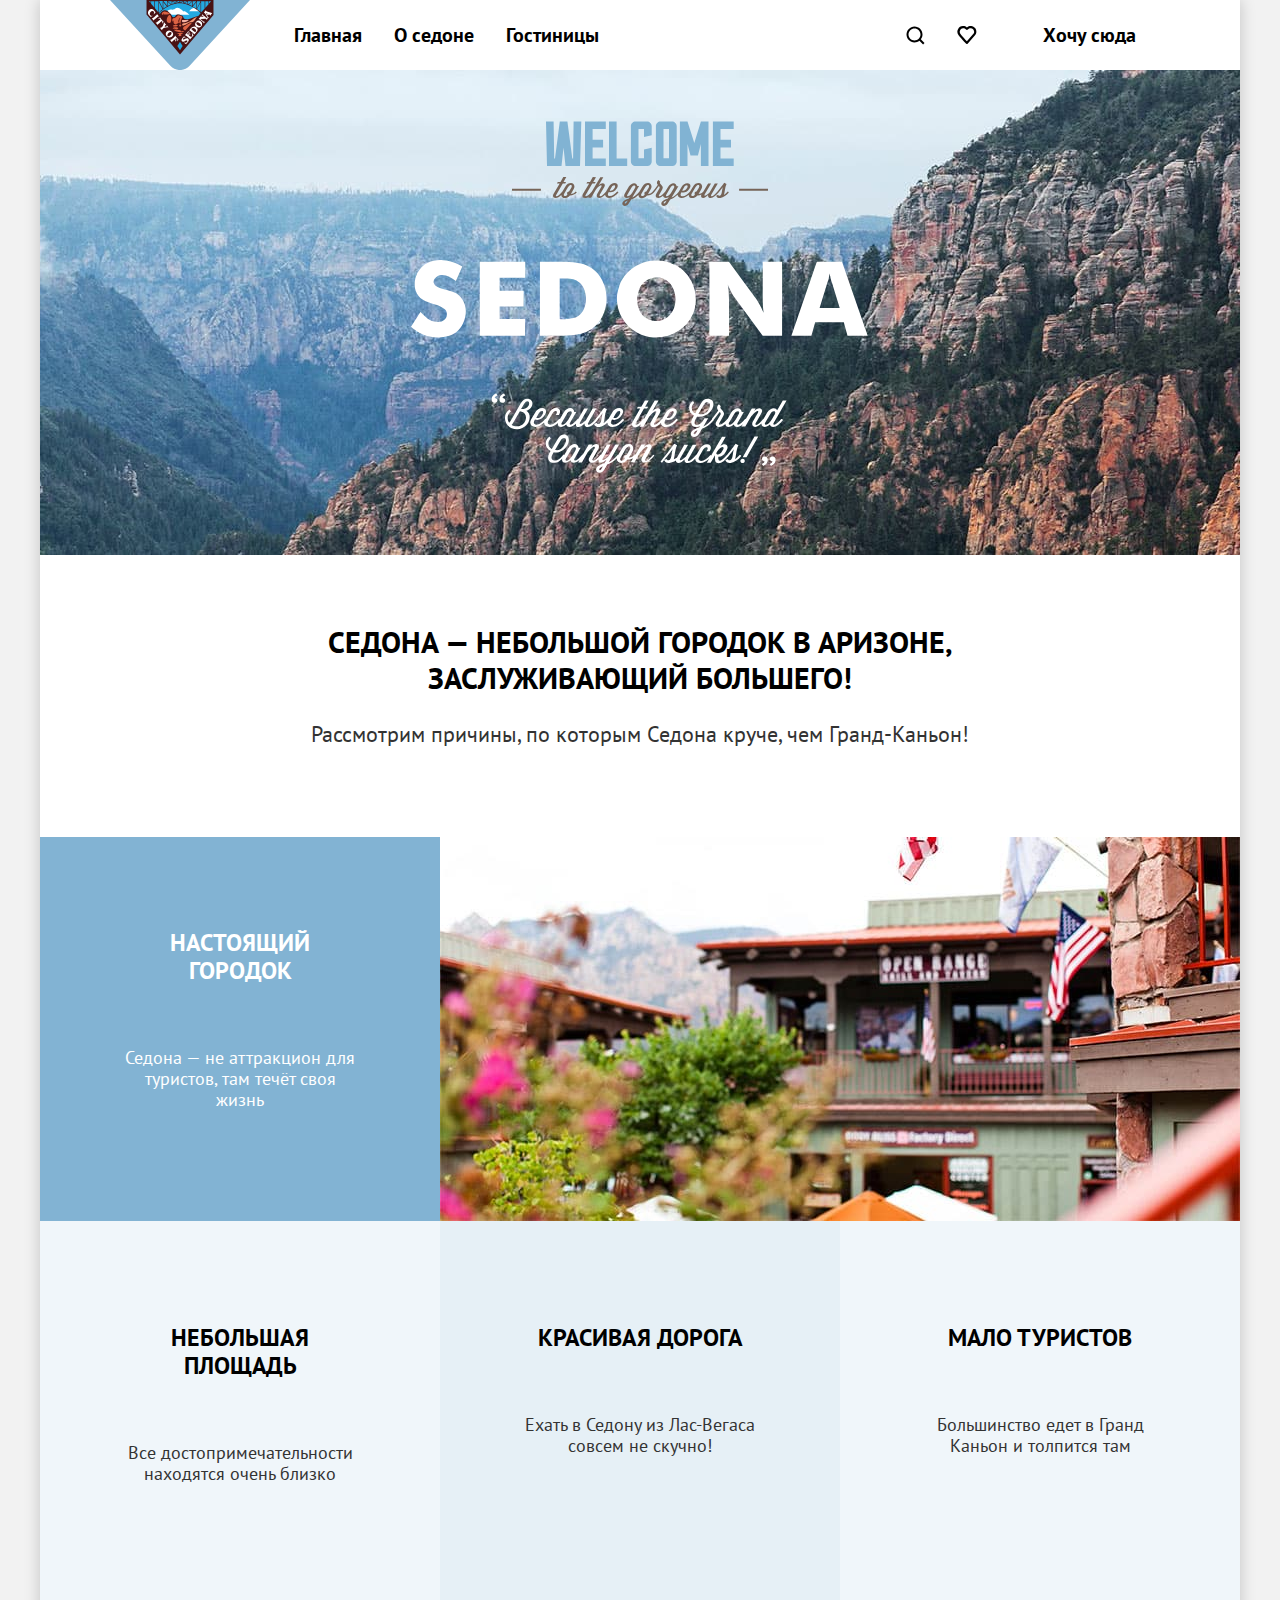
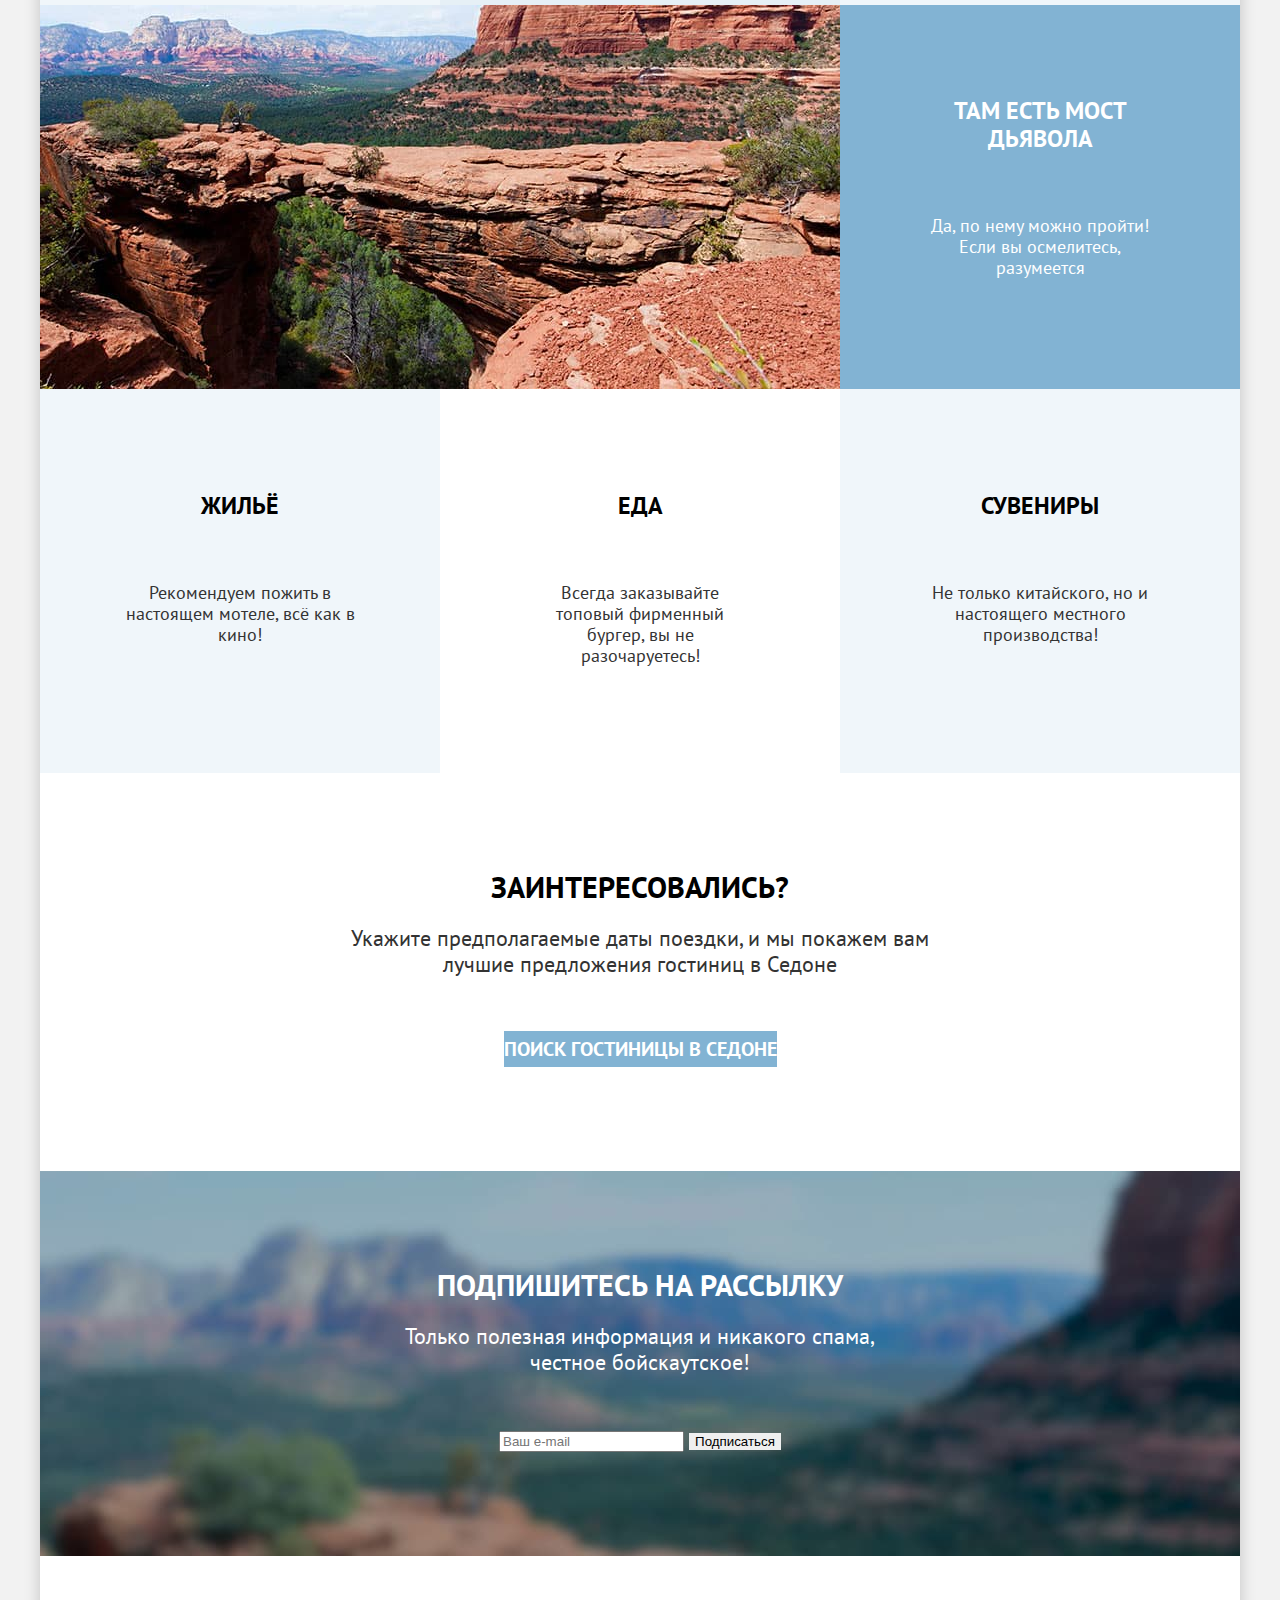
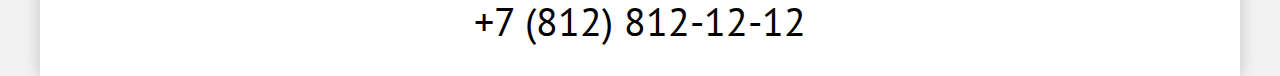
<file: index.html>
<!DOCTYPE html>
<html lang="ru">
  <head>
    <meta charset="utf-8">
    <title>HTML Academy: Седона</title>
    <link rel="stylesheet" href="styles/styles.css">
  </head>
  <body>
    <div class="main-container">
      <header class="page-header">
        <nav class="navigation">
          <a class="link-logo">
            <img class="image-logo" src="images/icons/sedona_logo.svg" width="140" height="70" alt="Логотип Седоны.">
          </a>
          <ul class="navigation-list clear-list">
            <li class="navigation-item">
              <a class="navigation-link">Главная</a>
            </li>
            <li class="navigation-item">
              <a class="navigation-link" href="#">О седоне</a>
            </li>
            <li class="navigation-item">
              <a class="navigation-link" href="catalog.html">Гостиницы</a>
            </li>
          </ul>
          <ul class="navigation-list navigation-user clear-list">
            <li class="navigation-item">
              <a class="navigation-link navigation-link-icon navigation-link-search" href="#">
                <span class="visually-hidden">Поиск</span>
              </a>
            </li>
            <li class="navigation-item">
              <a class="navigation-link navigation-link-icon navigation-link-liked" href="#">
                <span class="visually-hidden">Избранное</span>
              </a>
            </li>
            <li class="navigation-item">
              <a class="navigation-link navigation-link-want" href="#">Хочу сюда</a>
            </li>
          </ul>
        </nav>
      </header>

      <main class="main-index">
        <section class="main-section">
          <h1 class="visually-hidden">
            Добро пожаловать в Седону
          </h1>
          <div class="main-image">
            <img class="welcome-image" src="images/icons/welcome.svg" width="458" height="352" alt="Добро пожаловать в Седону.">
          </div>
          <h2 class="main-definition">
            Седона — небольшой городок в Аризоне,<br>
            заслуживающий большего!
          </h2>
          <p class="main-reasons">
            Рассмотрим причины, по которым Седона круче, чем Гранд-Каньон!
          </p>
        </section>
        <section class="advantages">
          <h3 class="visually-hidden">
            Преимущества
          </h3>
          <ul class="advantages-list clear-list">
            <li class="advantages-item advantages-item-dark advantages-item-large">
              <div class="advantages-text">
                <h4 class="advantages-title advantages-title-dark">
                  Настоящий городок
                </h4>
                <p class="advantages-description">Седона — не аттракцион для туристов, там течёт своя жизнь</p>
              </div>
              <img class="advantages-item-image" src="images/photos/real_town.jpg" width="800" height="384" alt="Городок Седона.">
            </li>
            <li class="advantages-item advantages-item-light">
              <h4 class="advantages-title">
                Небольшая площадь
              </h4>
              <p class="advantages-description">Все достопримечательности находятся очень близко</p>
            </li>
            <li class="advantages-item advantages-item-blue">
              <h4 class="advantages-title">
                Красивая дорога
              </h4>
              <p class="advantages-description">Ехать в Седону из Лас-Вегаса совсем не скучно!</p>
            </li>
            <li class="advantages-item advantages-item-light">
              <h4 class="advantages-title">
                Мало туристов
              </h4>
              <p class="advantages-description">Большинство едет в Гранд Каньон и толпится там</p>
            </li>
            <li class="advantages-item advantages-item-dark advantages-item-large">
              <div class="advantages-text advantages-text-reversed">
                <h4 class="advantages-title">
                  Там есть мост Дьявола
                </h4>
                <p class="advantages-description">Да, по нему можно пройти! Если вы осмелитесь, разумеется</p>
              </div>
              <img class="advantages-item-image" src="images/photos/bridge.jpg" width="800" height="384" alt="Мост Дьявола.">
            </li>
            <li class="advantages-item advantages-item-light">
              <h4 class="advantages-title">
                Жильё
              </h4>
              <p class="advantages-description">Рекомендуем пожить в настоящем мотеле, всё как в кино!</p>
            </li>
            <li class="advantages-item">
              <h4 class="advantages-title">
                Еда
              </h4>
              <p class="advantages-description">Всегда заказывайте топовый фирменный бургер, вы не разочаруетесь!</p>
            </li>
            <li class="advantages-item advantages-item-light">
              <h4 class="advantages-title">
                Сувениры
              </h4>
              <p class="advantages-description">Не только китайского, но и настоящего местного производства!</p>
            </li>
          </ul>
        </section>
        <section class="search">
          <h2 class="search-title">Заинтересовались?</h2>
          <p class="search-description">
            Укажите предполагаемые даты поездки, и мы покажем вам лучшие предложения гостиниц в Седоне
          </p>
          <a class="search-link" href="#">
            Поиск гостиницы в Седоне
          </a>
        </section>
        <section class="destribution">
          <h2 class="destribution-title">
            Подпишитесь на рассылку
          </h2>
          <p class="destribution-description">
            Только полезная информация и никакого спама, честное бойскаутское!
          </p>
          <form class="destribution-form" action="https://echo.htmlacademy.ru" method="post">
            <input class="" type="text" name="e-mail"  placeholder="Ваш e-mail">
            <button class="button" type="submit">
              Подписаться
            </button>
          </form>
        </section>
      </main>

      <footer class="page-footer">
        <h2 class="visually-hidden">Контакты</h2>
        <section class="footer-social">
          <h3 class="visually-hidden">Социальные сети</h3>
          <ul class="social-list clear-list">
            <li class="social-item">
              <a class="social-link" href="https://vk.com/htmlacademy">
                <span class="visually-hidden">Логотип Вконтакте></span>
              </a>
            </li>
            <li class="social-item">
              <a class="social-link" href="https://t.me/htmlacademy">
                <span class="visually-hidden">Логотип Телеграма></span>
              </a>
            </li>
            <li class="social-item">
              <a class="social-link" href="https://youtube.com/user/htmlacademyru">
                <span class="visually-hidden">Логотип YouTube></span>
              </a>
            </li>
          </ul>
        </section>
        <section class="contact-phone">
          <h3 class="visually-hidden">Контакты</h3>
          <a class="contact-phone-link" href="tel:78128121212">+7 (812) 812-12-12</a>
        </section>
        <section class="academy">
          <h3 class="visually-hidden">Сайт HTML-академии</h3>
          <a class="academy-link" href="https://htmlacademy.ru">
            <span class="visually-hidden">Логотип HTML-академии></span>
          </a>
        </section>
      </footer>
    </div>
  </body>
</html>
</file>
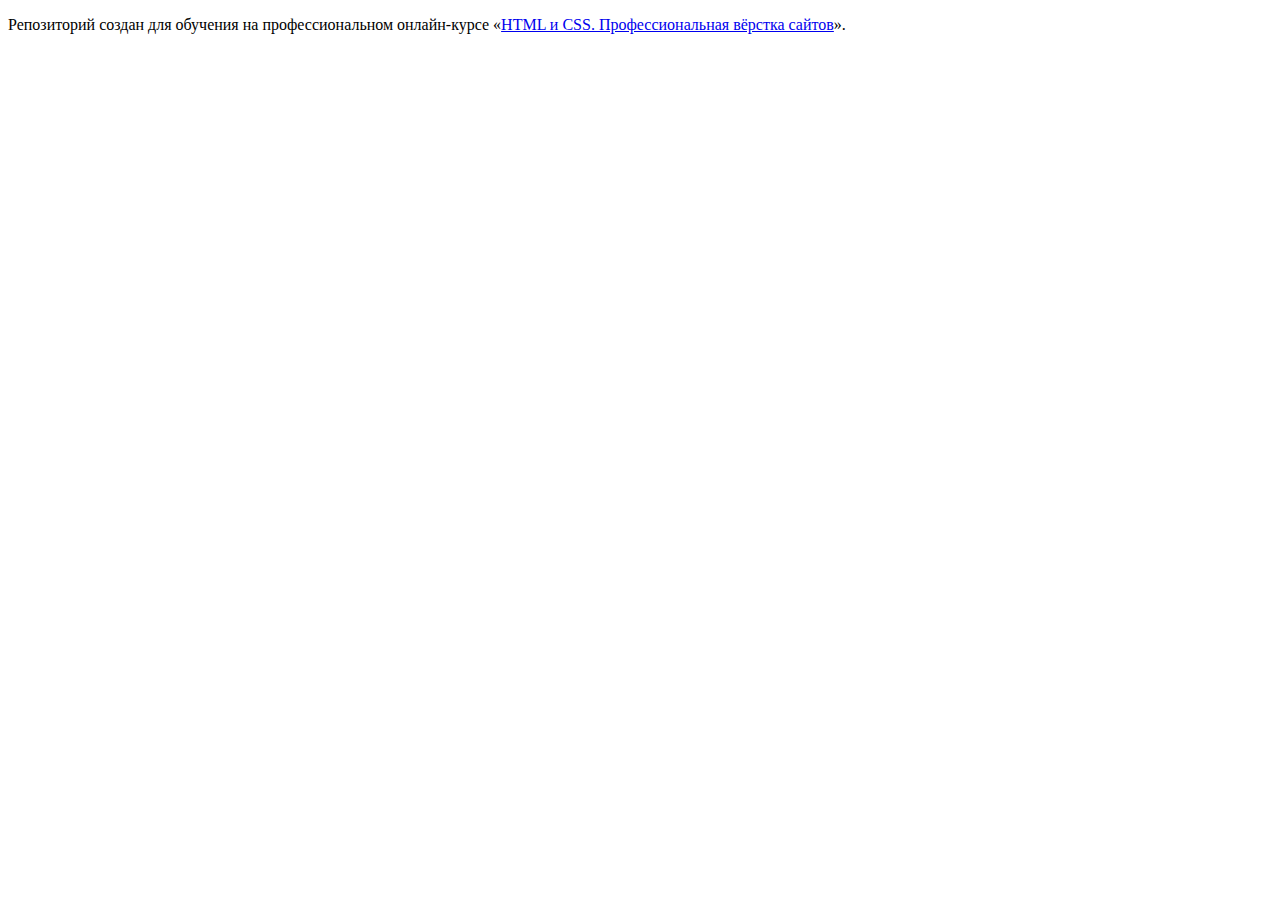
<file: 1/index.html>
<!DOCTYPE html>
<html lang="ru">
  <head>
    <meta charset="utf-8">
    <title>HTML Academy: Седона</title>
    <base href="https://htmlacademy-htmlcss.github.io/2096203-sedona-35/1/">
</head>
  <body>

    <p>Репозиторий создан для обучения на профессиональном онлайн‑курсе «<a href="https://htmlacademy.ru/intensive/htmlcss">HTML и CSS. Профессиональная вёрстка сайтов</a>».</p>

  </body>
</html>
</file>
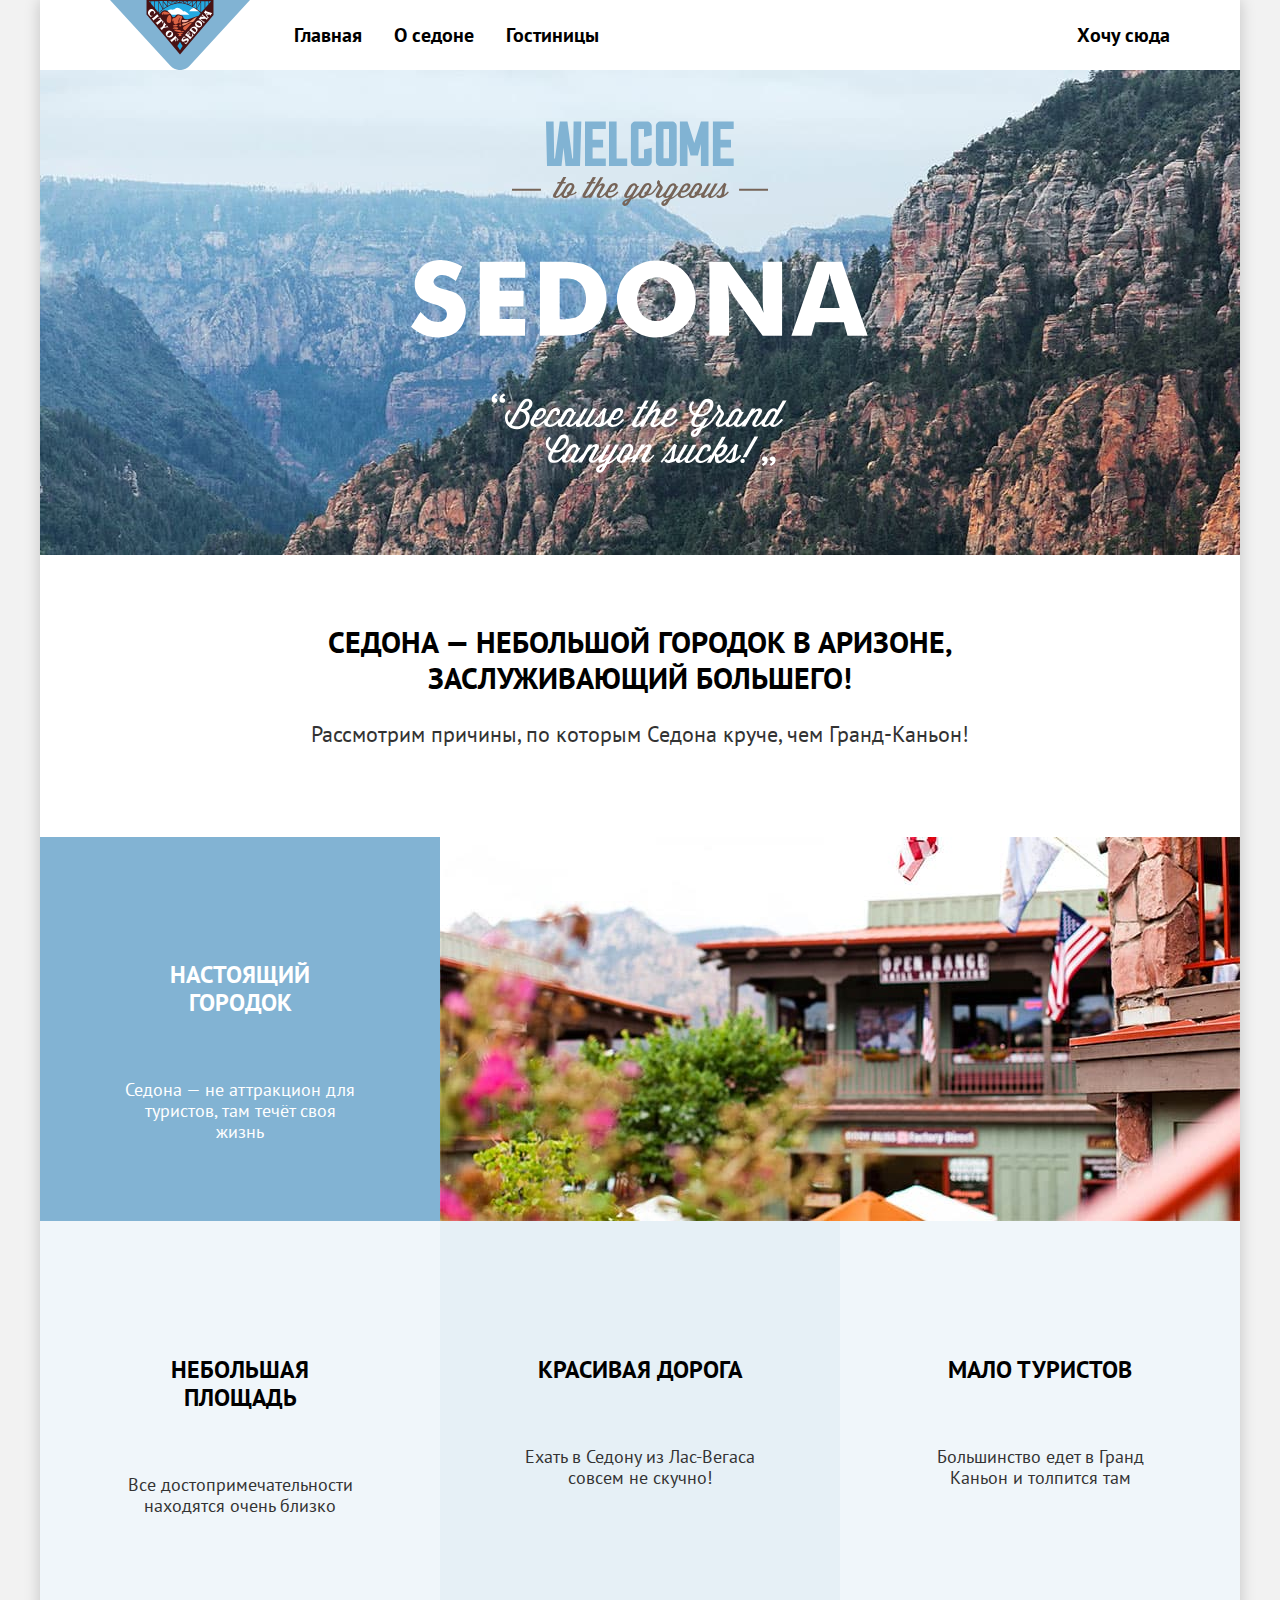
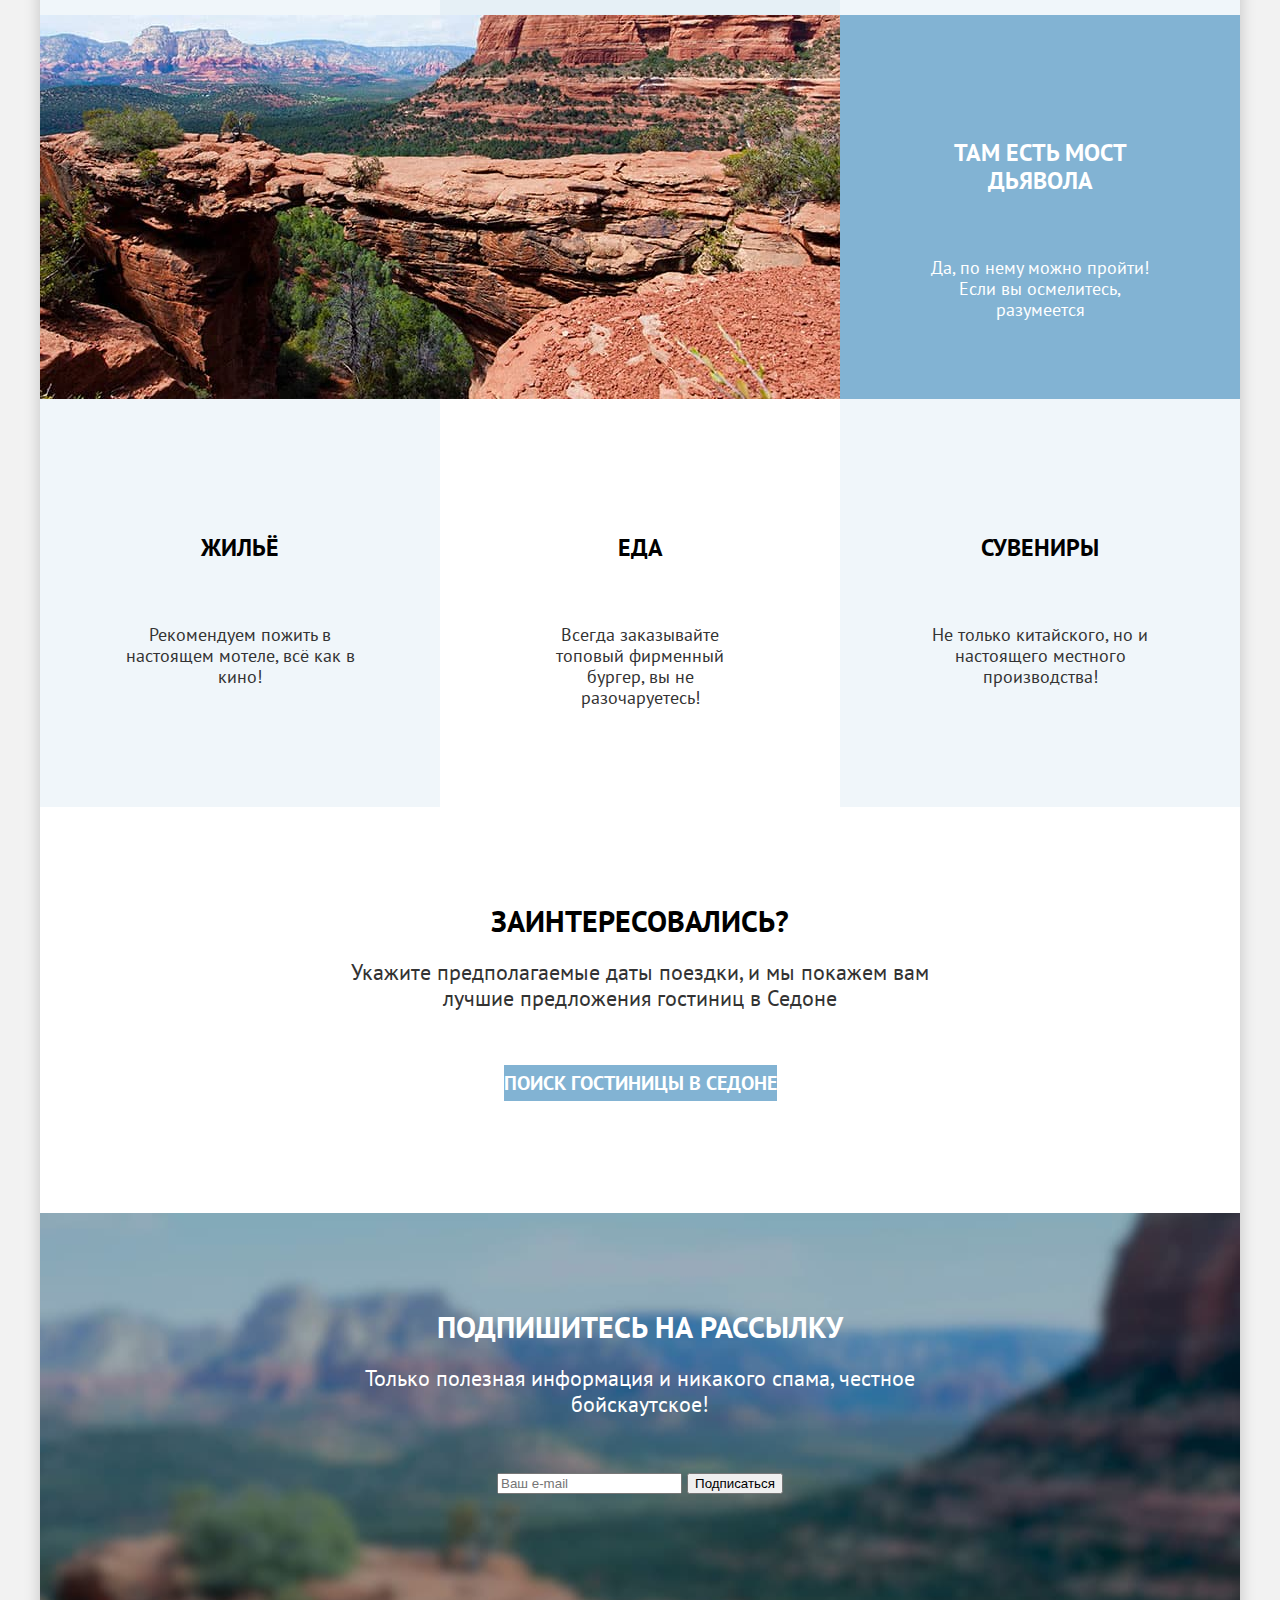
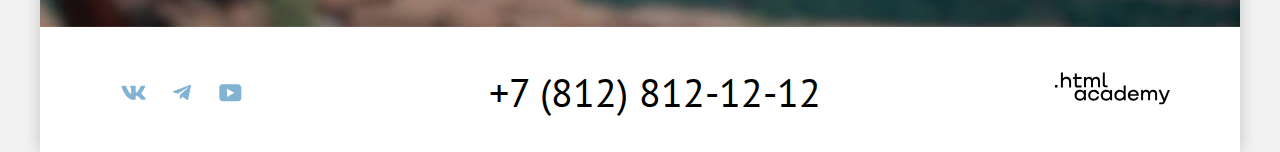
<file: 4/index.html>
<!DOCTYPE html>
<html lang="ru">
  <head>
    <meta charset="utf-8">
    <title>HTML Academy: Седона</title>
    <link rel="stylesheet" href="styles/styles.css">
    <base href="https://htmlacademy-htmlcss.github.io/2096203-sedona-35/4/">
</head>
  <body>
    <div class="main-container">
      <header class="page-header">
        <nav class="navigation">
          <a class="link-logo">
            <img class="image-logo" src="images/icons/sedona_logo.svg" width="140" height="70" alt="Логотип Седоны.">
          </a>
          <ul class="navigation-list">
            <li class="navigation-item">
              <a class="navigation-link">Главная</a>
            </li>
            <li class="navigation-item">
              <a class="navigation-link" href="#">О седоне</a>
            </li>
            <li class="navigation-item">
              <a class="navigation-link" href="catalog.html">Гостиницы</a>
            </li>
          </ul>
          <ul class="navigation-list navigation-user">
            <li class="navigation-item">
              <a class="navigation-link" href="#">
                <span class="visually-hidden">Поиск</span>
              </a>
            </li>
            <li class="navigation-item">
              <a class="navigation-link" href="#">
                <span class="visually-hidden">Избранное</span>
              </a>
            </li>
            <li class="navigation-item">
              <a class="navigation-link" href="#">Хочу сюда</a>
            </li>
          </ul>
        </nav>
      </header>

      <main class="main-index">
        <section class="main-section">
          <h1 class="visually-hidden">
            Добро пожаловать в Седону
          </h1>
          <div class="main-image">
            <img class="welcome-image" src="images/icons/welcome.svg" width="458" height="352" alt="Добро пожаловать в Седону.">
          </div>
          <h2 class="main-definition">
            Седона — небольшой городок в Аризоне,<br>
            заслуживающий большего!
          </h2>
          <p class="main-reasons">
            Рассмотрим причины, по которым Седона круче, чем Гранд-Каньон!
          </p>
        </section>
        <section class="advantages">
          <h3 class="visually-hidden">
            Преимущества
          </h3>
          <ul class="advantages-list">
            <li class="advantages-item advantages-item-dark advantages-item-large">
              <div class="advantages-text">
                <h4 class="advantages-title advantages-title-dark">
                  Настоящий городок
                </h4>
                <p class="advantages-description">Седона — не аттракцион для туристов, там течёт своя жизнь</p>
              </div>
              <img class="advantages-item-image" src="images/photos/real_town.jpg" width="800" height="384" alt="Городок Седона.">
            </li>
            <li class="advantages-item advantages-item-light">
              <h4 class="advantages-title">
                Небольшая площадь
              </h4>
              <p class="advantages-description">Все достопримечательности находятся очень близко</p>
            </li>
            <li class="advantages-item advantages-item-blue">
              <h4 class="advantages-title">
                Красивая дорога
              </h4>
              <p class="advantages-description">Ехать в Седону из Лас-Вегаса совсем не скучно!</p>
            </li>
            <li class="advantages-item advantages-item-light">
              <h4 class="advantages-title">
                Мало туристов
              </h4>
              <p class="advantages-description">Большинство едет в Гранд Каньон и толпится там</p>
            </li>
            <li class="advantages-item advantages-item-dark advantages-item-large">
              <div class="advantages-text advantages-text-reversed">
                <h4 class="advantages-title">
                  Там есть мост Дьявола
                </h4>
                <p class="advantages-description">Да, по нему можно пройти! Если вы осмелитесь, разумеется</p>
              </div>
              <img class="advantages-item-image" src="images/photos/bridge.jpg" width="800" height="384" alt="Мост Дьявола.">
            </li>
            <li class="advantages-item advantages-item-light">
              <h4 class="advantages-title">
                Жильё
              </h4>
              <p class="advantages-description">Рекомендуем пожить в настоящем мотеле, всё как в кино!</p>
            </li>
            <li class="advantages-item">
              <h4 class="advantages-title">
                Еда
              </h4>
              <p class="advantages-description">Всегда заказывайте топовый фирменный бургер, вы не разочаруетесь!</p>
            </li>
            <li class="advantages-item advantages-item-light">
              <h4 class="advantages-title">
                Сувениры
              </h4>
              <p class="advantages-description">Не только китайского, но и настоящего местного производства!</p>
            </li>
          </ul>
        </section>
        <section class="search">
          <h2 class="search-title">Заинтересовались?</h2>
          <p class="search-description">
            Укажите предполагаемые даты поездки, и мы покажем вам лучшие предложения гостиниц в Седоне
          </p>
          <a class="search-link" href="#">
            Поиск гостиницы в Седоне
          </a>
        </section>
        <section class="destribution">
          <h2 class="destribution-title">
            Подпишитесь на рассылку
          </h2>
          <p class="destribution-description">
            Только полезная информация и никакого спама, честное бойскаутское!
          </p>
          <form class="destribution-form" action="https://echo.htmlacademy.ru" method="post">
            <input class="" type="text" name="e-mail"  placeholder="Ваш e-mail">
            <button class="button" type="submit">
              Подписаться
            </button>
          </form>
        </section>
      </main>

      <footer class="page-footer">
        <h2 class="visually-hidden">Контакты</h2>
        <section class="footer-social">
          <h3 class="visually-hidden">Социальные сети</h3>
          <ul class="social-list">
            <li class="social-item">
              <a class="social-link" href="https://vk.com/htmlacademy">
                <img class="social-img" src="images/icons/vkontakte.svg" width="48" height="41" alt="Логотип Вконтакте.">
              </a>
            </li>
            <li class="social-item">
              <a class="social-link" href="https://t.me/htmlacademy">
                <img class="social-img" src="images/icons/telegram.svg" width="48" height="41" alt="Логотип Telegram.">
              </a>
            </li>
            <li class="social-item">
              <a class="social-link" href="https://youtube.com/user/htmlacademyru">
                <img class="social-img" src="images/icons/youtube.svg" width="48" height="41" alt="Логотип YouTube.">
              </a>
            </li>
          </ul>
        </section>
        <section class="contact-phone">
          <h3 class="visually-hidden">Контакты</h3>
          <a class="contact-phone-link" href="tel:78128121212">+7 (812) 812-12-12</a>
        </section>
        <section class="academy">
          <h3 class="visually-hidden">Сайт HTML-академии</h3>
          <a class="academy-link" href="https://htmlacademy.ru">
            <img src="images/icons/academy_logo.svg" width="115" height="33" alt="Логотип HTML-академии.">
          </a>
        </section>
      </footer>
    </div>
  </body>
</html>
</file>
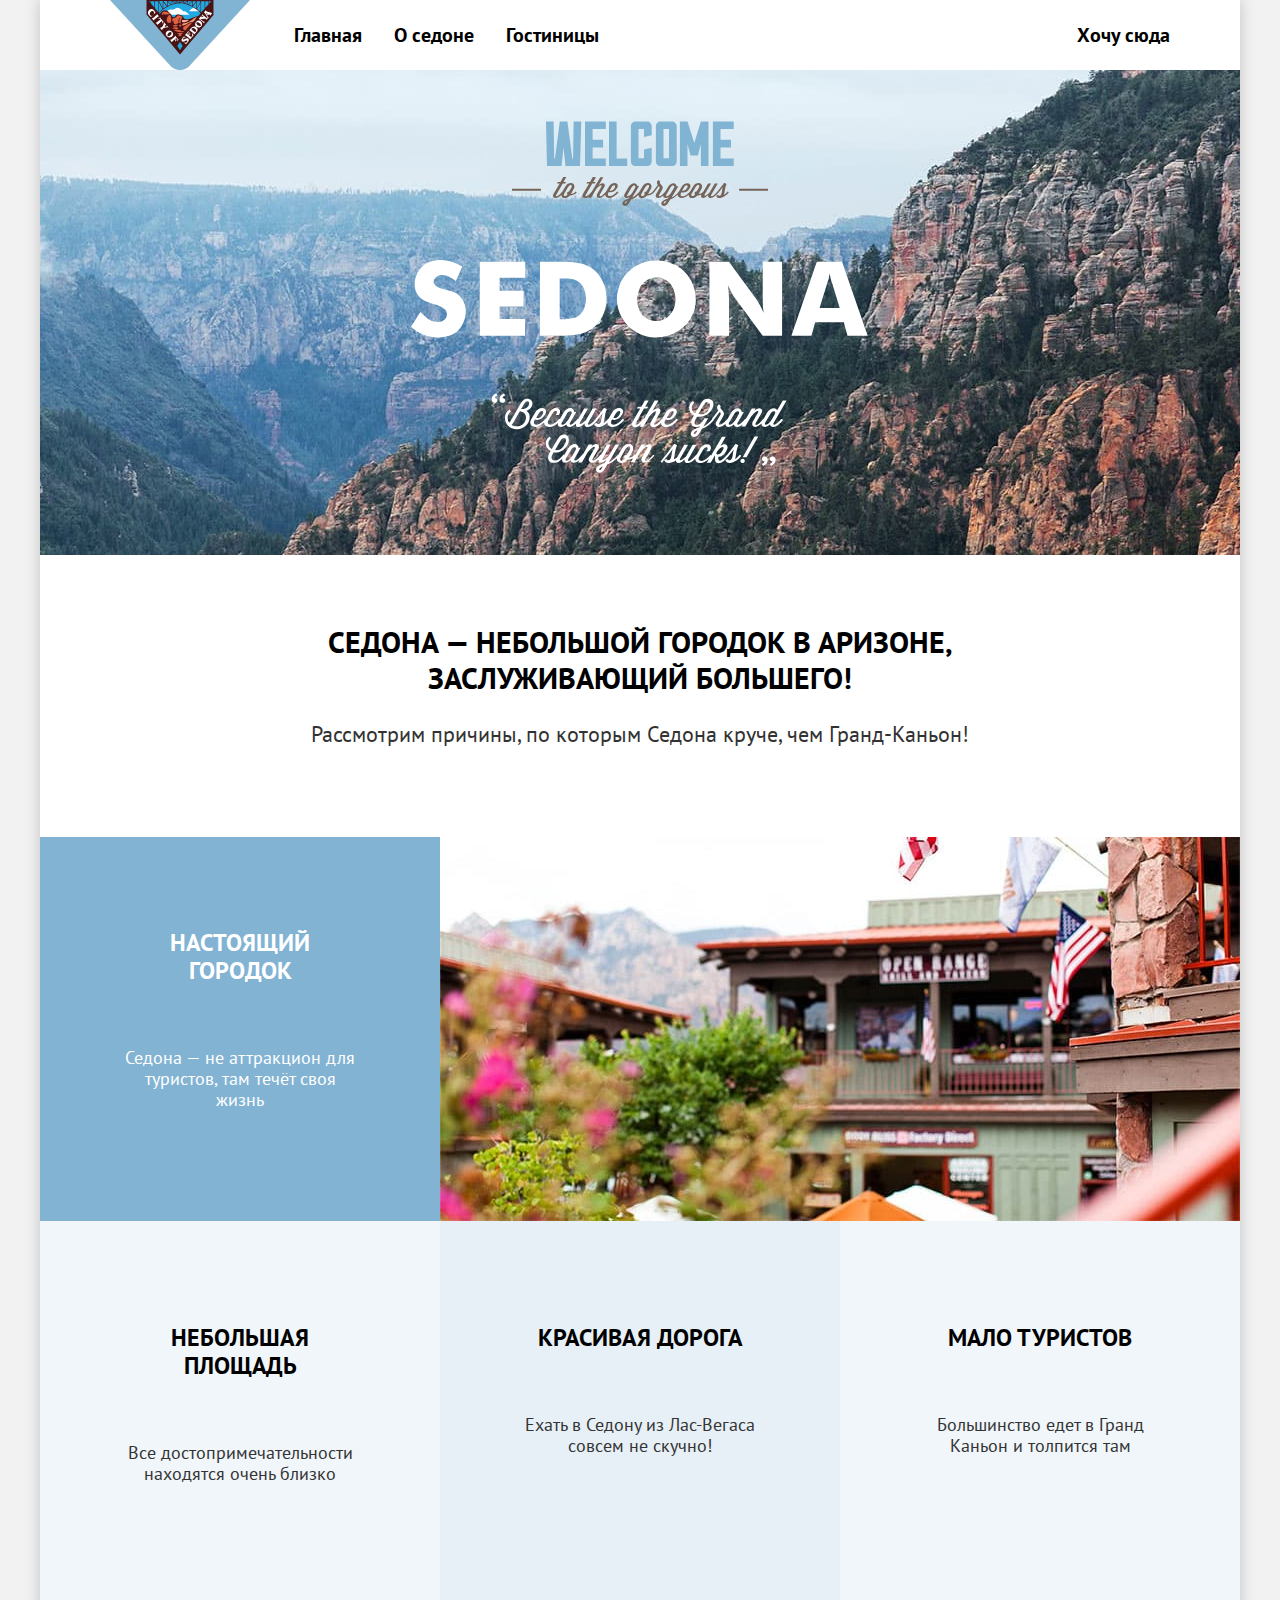
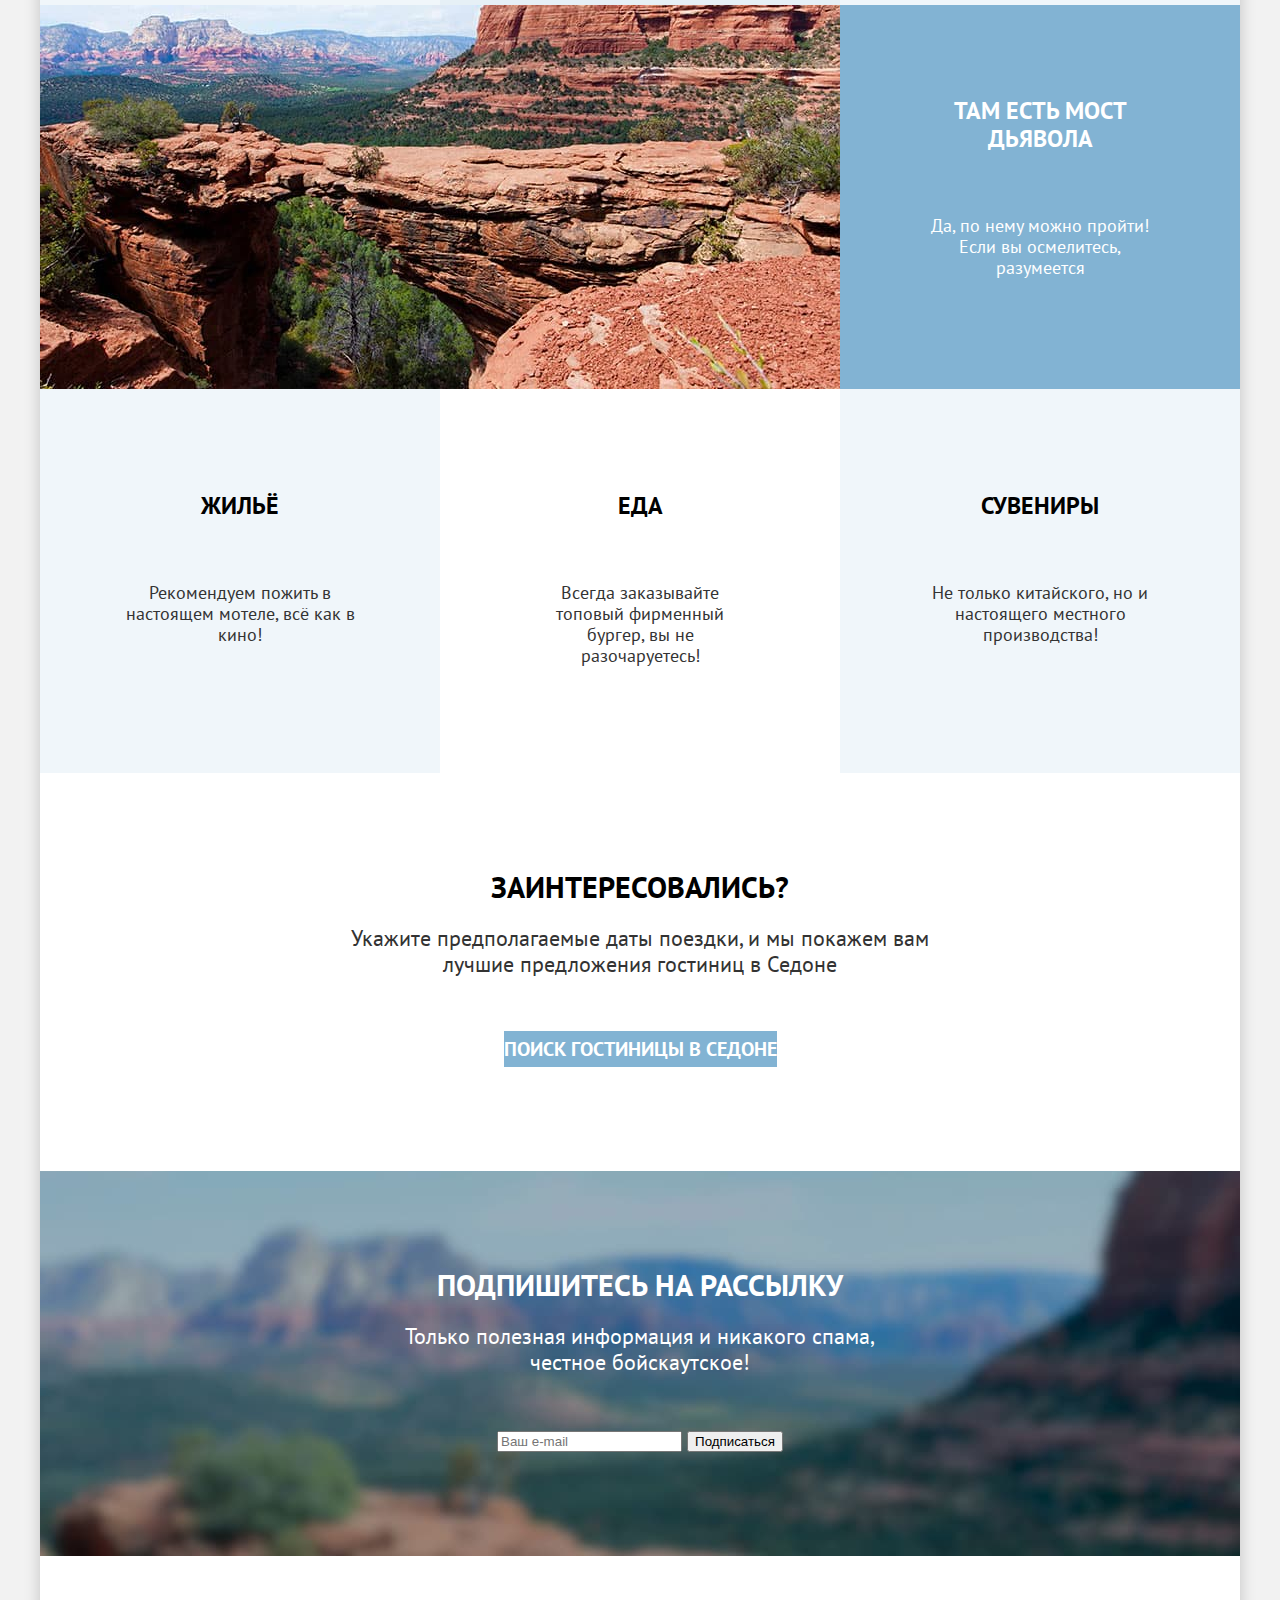
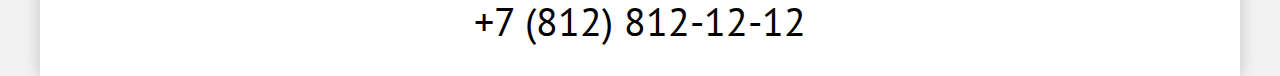
<file: 5/index.html>
<!DOCTYPE html>
<html lang="ru">
  <head>
    <meta charset="utf-8">
    <title>HTML Academy: Седона</title>
    <link rel="stylesheet" href="styles/styles.css">
    <base href="https://htmlacademy-htmlcss.github.io/2096203-sedona-35/5/">
</head>
  <body>
    <div class="main-container">
      <header class="page-header">
        <nav class="navigation">
          <a class="link-logo">
            <img class="image-logo" src="images/icons/sedona_logo.svg" width="140" height="70" alt="Логотип Седоны.">
          </a>
          <ul class="navigation-list clear-list">
            <li class="navigation-item">
              <a class="navigation-link">Главная</a>
            </li>
            <li class="navigation-item">
              <a class="navigation-link" href="#">О седоне</a>
            </li>
            <li class="navigation-item">
              <a class="navigation-link" href="catalog.html">Гостиницы</a>
            </li>
          </ul>
          <ul class="navigation-list navigation-user clear-list">
            <li class="navigation-item">
              <a class="navigation-link" href="#">
                <span class="visually-hidden">Поиск</span>
              </a>
            </li>
            <li class="navigation-item">
              <a class="navigation-link" href="#">
                <span class="visually-hidden">Избранное</span>
              </a>
            </li>
            <li class="navigation-item">
              <a class="navigation-link" href="#">Хочу сюда</a>
            </li>
          </ul>
        </nav>
      </header>

      <main class="main-index">
        <section class="main-section">
          <h1 class="visually-hidden">
            Добро пожаловать в Седону
          </h1>
          <div class="main-image">
            <img class="welcome-image" src="images/icons/welcome.svg" width="458" height="352" alt="Добро пожаловать в Седону.">
          </div>
          <h2 class="main-definition">
            Седона — небольшой городок в Аризоне,<br>
            заслуживающий большего!
          </h2>
          <p class="main-reasons">
            Рассмотрим причины, по которым Седона круче, чем Гранд-Каньон!
          </p>
        </section>
        <section class="advantages">
          <h3 class="visually-hidden">
            Преимущества
          </h3>
          <ul class="advantages-list clear-list">
            <li class="advantages-item advantages-item-dark advantages-item-large">
              <div class="advantages-text">
                <h4 class="advantages-title advantages-title-dark">
                  Настоящий городок
                </h4>
                <p class="advantages-description">Седона — не аттракцион для туристов, там течёт своя жизнь</p>
              </div>
              <img class="advantages-item-image" src="images/photos/real_town.jpg" width="800" height="384" alt="Городок Седона.">
            </li>
            <li class="advantages-item advantages-item-light">
              <h4 class="advantages-title">
                Небольшая площадь
              </h4>
              <p class="advantages-description">Все достопримечательности находятся очень близко</p>
            </li>
            <li class="advantages-item advantages-item-blue">
              <h4 class="advantages-title">
                Красивая дорога
              </h4>
              <p class="advantages-description">Ехать в Седону из Лас-Вегаса совсем не скучно!</p>
            </li>
            <li class="advantages-item advantages-item-light">
              <h4 class="advantages-title">
                Мало туристов
              </h4>
              <p class="advantages-description">Большинство едет в Гранд Каньон и толпится там</p>
            </li>
            <li class="advantages-item advantages-item-dark advantages-item-large">
              <div class="advantages-text advantages-text-reversed">
                <h4 class="advantages-title">
                  Там есть мост Дьявола
                </h4>
                <p class="advantages-description">Да, по нему можно пройти! Если вы осмелитесь, разумеется</p>
              </div>
              <img class="advantages-item-image" src="images/photos/bridge.jpg" width="800" height="384" alt="Мост Дьявола.">
            </li>
            <li class="advantages-item advantages-item-light">
              <h4 class="advantages-title">
                Жильё
              </h4>
              <p class="advantages-description">Рекомендуем пожить в настоящем мотеле, всё как в кино!</p>
            </li>
            <li class="advantages-item">
              <h4 class="advantages-title">
                Еда
              </h4>
              <p class="advantages-description">Всегда заказывайте топовый фирменный бургер, вы не разочаруетесь!</p>
            </li>
            <li class="advantages-item advantages-item-light">
              <h4 class="advantages-title">
                Сувениры
              </h4>
              <p class="advantages-description">Не только китайского, но и настоящего местного производства!</p>
            </li>
          </ul>
        </section>
        <section class="search">
          <h2 class="search-title">Заинтересовались?</h2>
          <p class="search-description">
            Укажите предполагаемые даты поездки, и мы покажем вам лучшие предложения гостиниц в Седоне
          </p>
          <a class="search-link" href="#">
            Поиск гостиницы в Седоне
          </a>
        </section>
        <section class="destribution">
          <h2 class="destribution-title">
            Подпишитесь на рассылку
          </h2>
          <p class="destribution-description">
            Только полезная информация и никакого спама, честное бойскаутское!
          </p>
          <form class="destribution-form" action="https://echo.htmlacademy.ru" method="post">
            <input class="" type="text" name="e-mail"  placeholder="Ваш e-mail">
            <button class="button" type="submit">
              Подписаться
            </button>
          </form>
        </section>
      </main>

      <footer class="page-footer">
        <h2 class="visually-hidden">Контакты</h2>
        <section class="footer-social">
          <h3 class="visually-hidden">Социальные сети</h3>
          <ul class="social-list clear-list">
            <li class="social-item">
              <a class="social-link" href="https://vk.com/htmlacademy">
                <span class="visually-hidden">Логотип Вконтакте></span>
              </a>
            </li>
            <li class="social-item">
              <a class="social-link" href="https://t.me/htmlacademy">
                <span class="visually-hidden">Логотип Телеграма></span>
              </a>
            </li>
            <li class="social-item">
              <a class="social-link" href="https://youtube.com/user/htmlacademyru">
                <span class="visually-hidden">Логотип YouTube></span>
              </a>
            </li>
          </ul>
        </section>
        <section class="contact-phone">
          <h3 class="visually-hidden">Контакты</h3>
          <a class="contact-phone-link" href="tel:78128121212">+7 (812) 812-12-12</a>
        </section>
        <section class="academy">
          <h3 class="visually-hidden">Сайт HTML-академии</h3>
          <a class="academy-link" href="https://htmlacademy.ru">
            <span class="visually-hidden">Логотип HTML-академии></span>
          </a>
        </section>
      </footer>
    </div>
  </body>
</html>
</file>
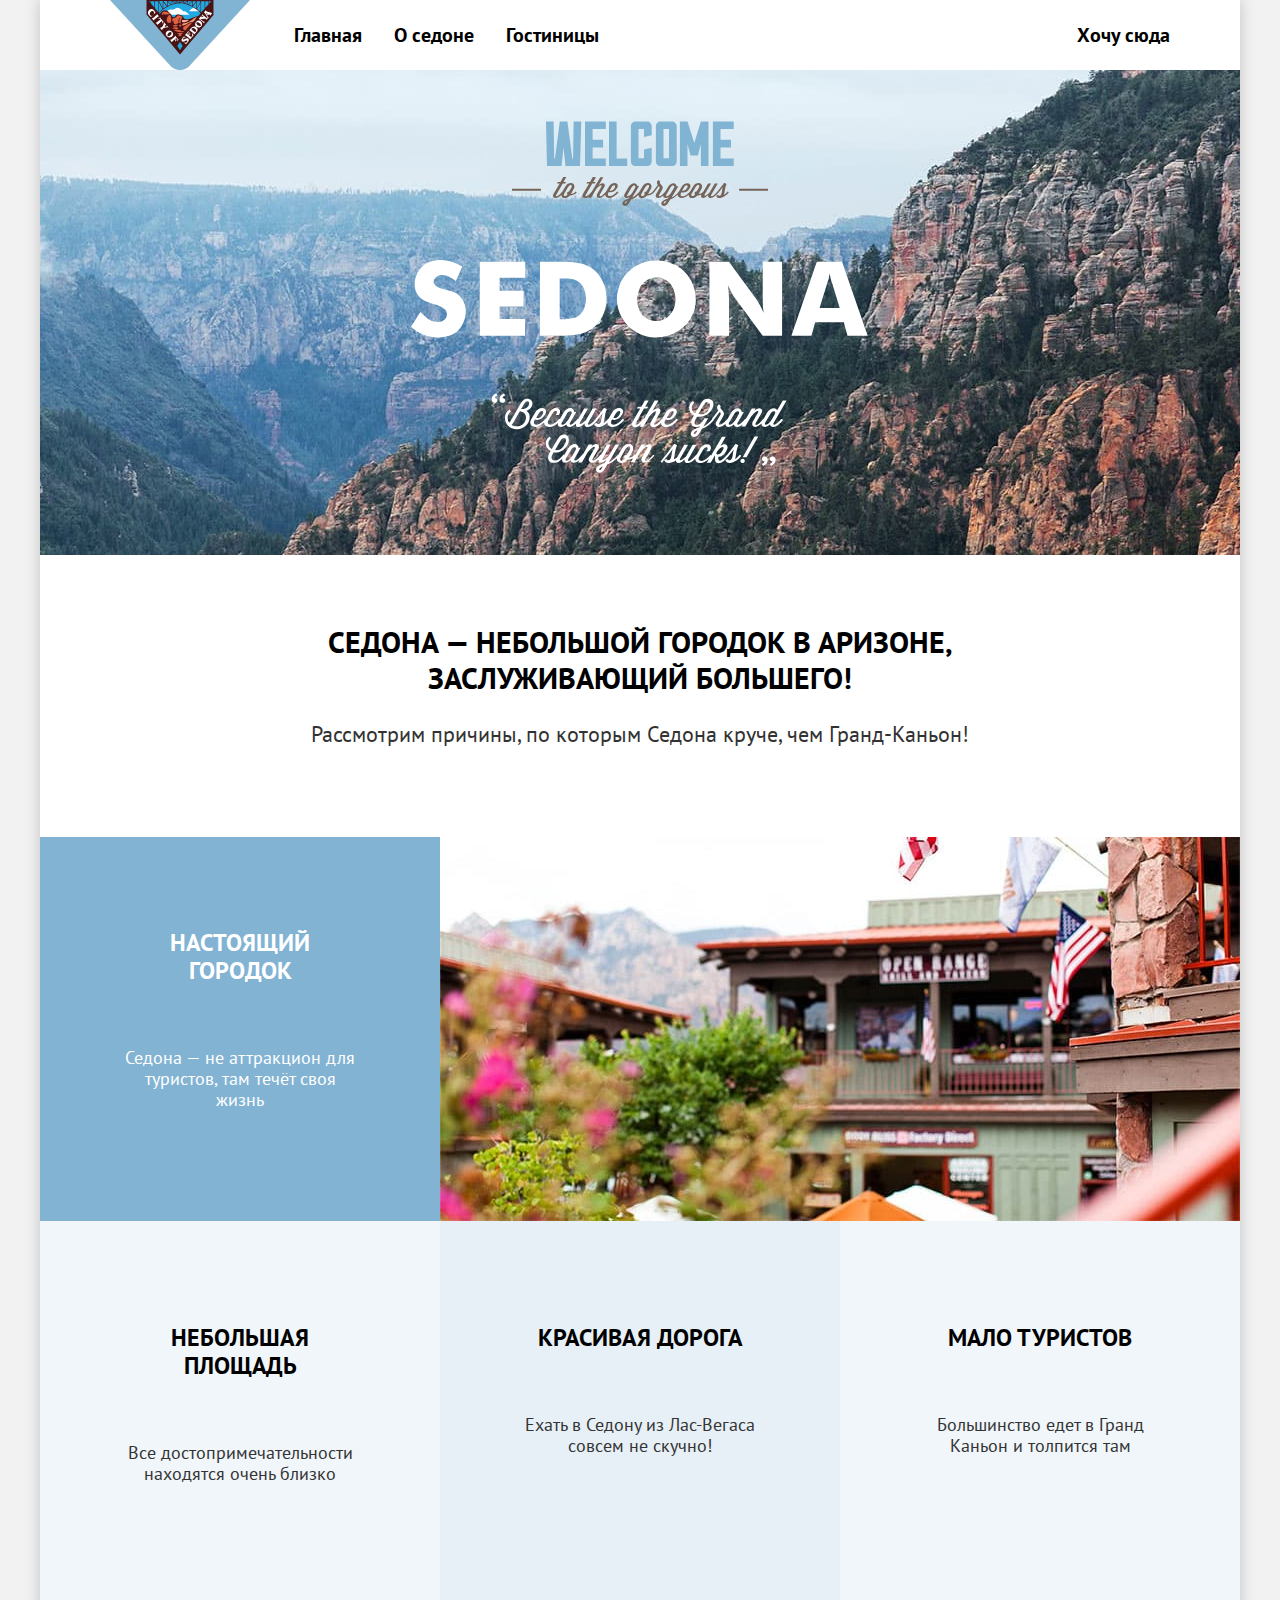
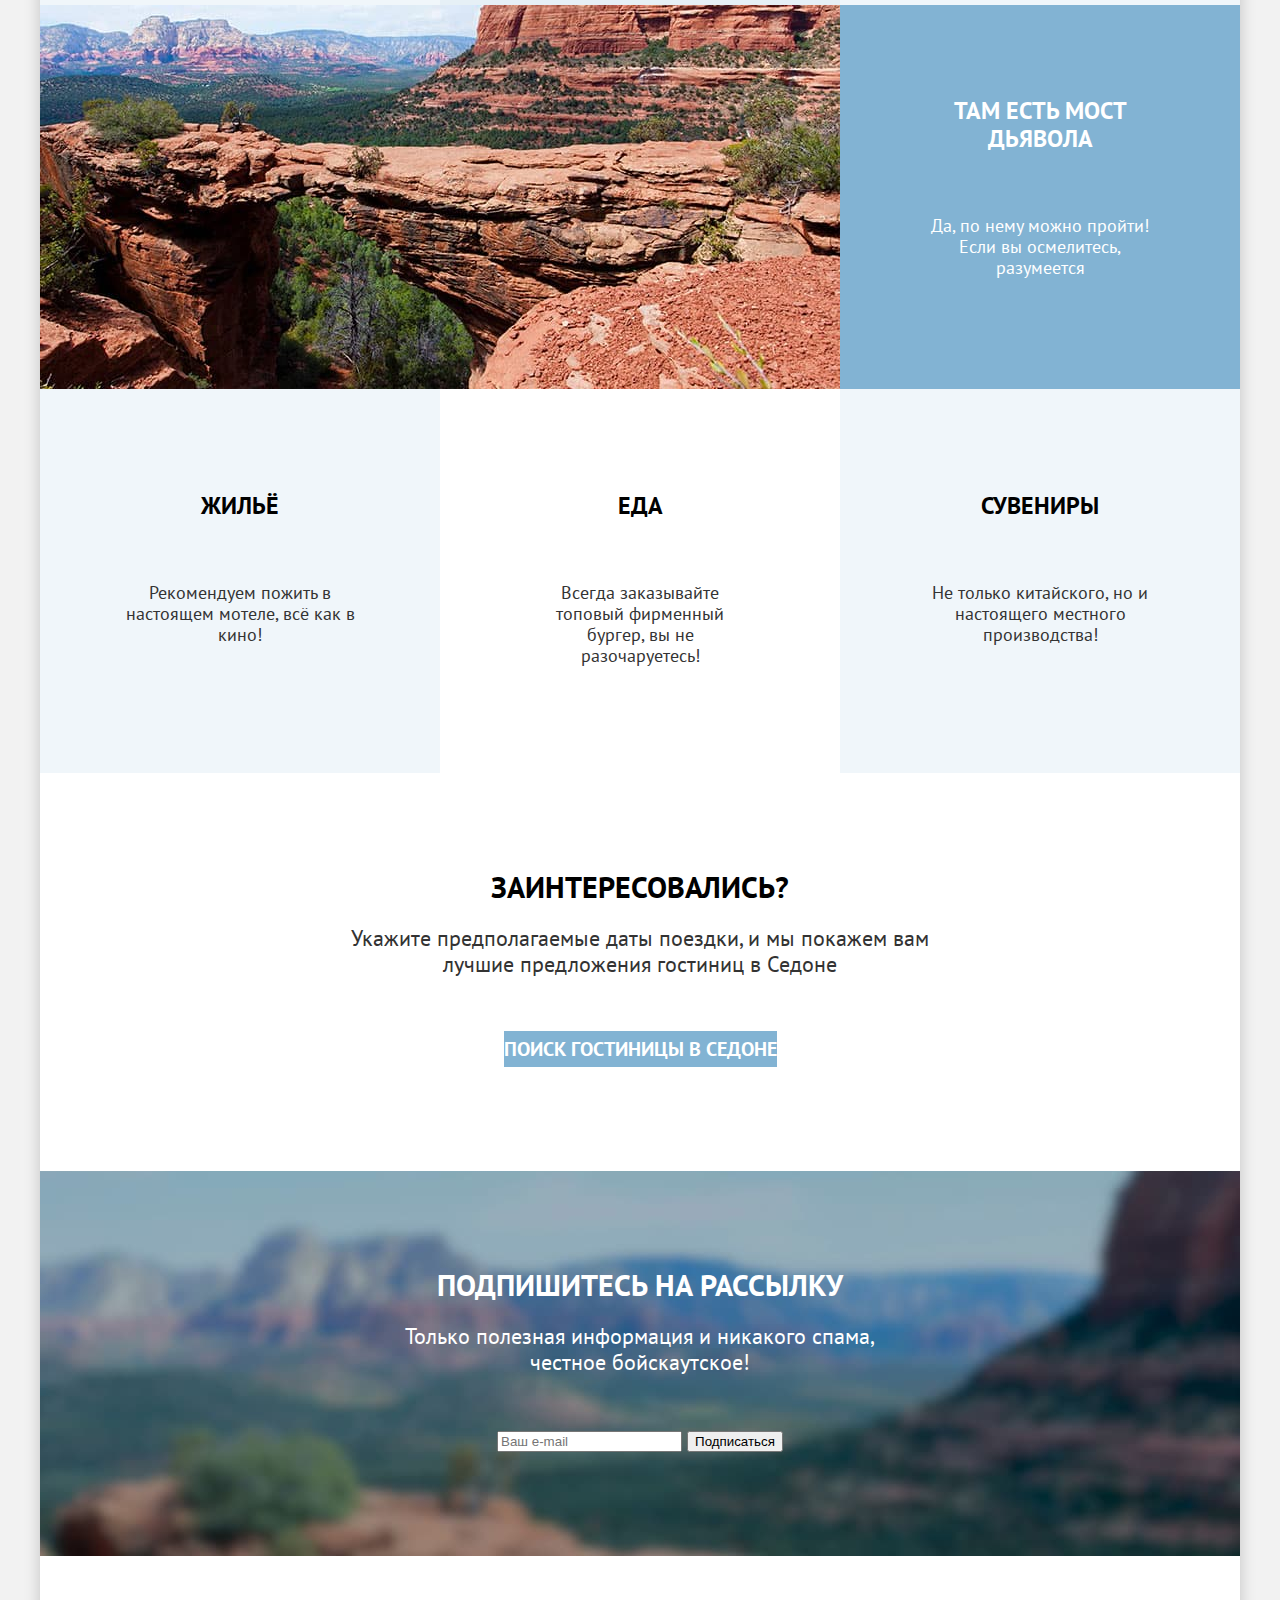
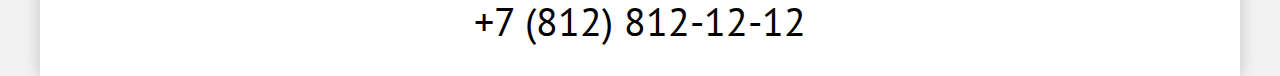
<file: 6/index.html>
<!DOCTYPE html>
<html lang="ru">
  <head>
    <meta charset="utf-8">
    <title>HTML Academy: Седона</title>
    <link rel="stylesheet" href="styles/styles.css">
    <base href="https://htmlacademy-htmlcss.github.io/2096203-sedona-35/6/">
</head>
  <body>
    <div class="main-container">
      <header class="page-header">
        <nav class="navigation">
          <a class="link-logo">
            <img class="image-logo" src="images/icons/sedona_logo.svg" width="140" height="70" alt="Логотип Седоны.">
          </a>
          <ul class="navigation-list clear-list">
            <li class="navigation-item">
              <a class="navigation-link">Главная</a>
            </li>
            <li class="navigation-item">
              <a class="navigation-link" href="#">О седоне</a>
            </li>
            <li class="navigation-item">
              <a class="navigation-link" href="catalog.html">Гостиницы</a>
            </li>
          </ul>
          <ul class="navigation-list navigation-user clear-list">
            <li class="navigation-item">
              <a class="navigation-link" href="#">
                <span class="visually-hidden">Поиск</span>
              </a>
            </li>
            <li class="navigation-item">
              <a class="navigation-link" href="#">
                <span class="visually-hidden">Избранное</span>
              </a>
            </li>
            <li class="navigation-item">
              <a class="navigation-link" href="#">Хочу сюда</a>
            </li>
          </ul>
        </nav>
      </header>

      <main class="main-index">
        <section class="main-section">
          <h1 class="visually-hidden">
            Добро пожаловать в Седону
          </h1>
          <div class="main-image">
            <img class="welcome-image" src="images/icons/welcome.svg" width="458" height="352" alt="Добро пожаловать в Седону.">
          </div>
          <h2 class="main-definition">
            Седона — небольшой городок в Аризоне,<br>
            заслуживающий большего!
          </h2>
          <p class="main-reasons">
            Рассмотрим причины, по которым Седона круче, чем Гранд-Каньон!
          </p>
        </section>
        <section class="advantages">
          <h3 class="visually-hidden">
            Преимущества
          </h3>
          <ul class="advantages-list clear-list">
            <li class="advantages-item advantages-item-dark advantages-item-large">
              <div class="advantages-text">
                <h4 class="advantages-title advantages-title-dark">
                  Настоящий городок
                </h4>
                <p class="advantages-description">Седона — не аттракцион для туристов, там течёт своя жизнь</p>
              </div>
              <img class="advantages-item-image" src="images/photos/real_town.jpg" width="800" height="384" alt="Городок Седона.">
            </li>
            <li class="advantages-item advantages-item-light">
              <h4 class="advantages-title">
                Небольшая площадь
              </h4>
              <p class="advantages-description">Все достопримечательности находятся очень близко</p>
            </li>
            <li class="advantages-item advantages-item-blue">
              <h4 class="advantages-title">
                Красивая дорога
              </h4>
              <p class="advantages-description">Ехать в Седону из Лас-Вегаса совсем не скучно!</p>
            </li>
            <li class="advantages-item advantages-item-light">
              <h4 class="advantages-title">
                Мало туристов
              </h4>
              <p class="advantages-description">Большинство едет в Гранд Каньон и толпится там</p>
            </li>
            <li class="advantages-item advantages-item-dark advantages-item-large">
              <div class="advantages-text advantages-text-reversed">
                <h4 class="advantages-title">
                  Там есть мост Дьявола
                </h4>
                <p class="advantages-description">Да, по нему можно пройти! Если вы осмелитесь, разумеется</p>
              </div>
              <img class="advantages-item-image" src="images/photos/bridge.jpg" width="800" height="384" alt="Мост Дьявола.">
            </li>
            <li class="advantages-item advantages-item-light">
              <h4 class="advantages-title">
                Жильё
              </h4>
              <p class="advantages-description">Рекомендуем пожить в настоящем мотеле, всё как в кино!</p>
            </li>
            <li class="advantages-item">
              <h4 class="advantages-title">
                Еда
              </h4>
              <p class="advantages-description">Всегда заказывайте топовый фирменный бургер, вы не разочаруетесь!</p>
            </li>
            <li class="advantages-item advantages-item-light">
              <h4 class="advantages-title">
                Сувениры
              </h4>
              <p class="advantages-description">Не только китайского, но и настоящего местного производства!</p>
            </li>
          </ul>
        </section>
        <section class="search">
          <h2 class="search-title">Заинтересовались?</h2>
          <p class="search-description">
            Укажите предполагаемые даты поездки, и мы покажем вам лучшие предложения гостиниц в Седоне
          </p>
          <a class="search-link" href="#">
            Поиск гостиницы в Седоне
          </a>
        </section>
        <section class="destribution">
          <h2 class="destribution-title">
            Подпишитесь на рассылку
          </h2>
          <p class="destribution-description">
            Только полезная информация и никакого спама, честное бойскаутское!
          </p>
          <form class="destribution-form" action="https://echo.htmlacademy.ru" method="post">
            <input class="" type="text" name="e-mail"  placeholder="Ваш e-mail">
            <button class="button" type="submit">
              Подписаться
            </button>
          </form>
        </section>
      </main>

      <footer class="page-footer">
        <h2 class="visually-hidden">Контакты</h2>
        <section class="footer-social">
          <h3 class="visually-hidden">Социальные сети</h3>
          <ul class="social-list clear-list">
            <li class="social-item">
              <a class="social-link" href="https://vk.com/htmlacademy">
                <span class="visually-hidden">Логотип Вконтакте></span>
              </a>
            </li>
            <li class="social-item">
              <a class="social-link" href="https://t.me/htmlacademy">
                <span class="visually-hidden">Логотип Телеграма></span>
              </a>
            </li>
            <li class="social-item">
              <a class="social-link" href="https://youtube.com/user/htmlacademyru">
                <span class="visually-hidden">Логотип YouTube></span>
              </a>
            </li>
          </ul>
        </section>
        <section class="contact-phone">
          <h3 class="visually-hidden">Контакты</h3>
          <a class="contact-phone-link" href="tel:78128121212">+7 (812) 812-12-12</a>
        </section>
        <section class="academy">
          <h3 class="visually-hidden">Сайт HTML-академии</h3>
          <a class="academy-link" href="https://htmlacademy.ru">
            <span class="visually-hidden">Логотип HTML-академии></span>
          </a>
        </section>
      </footer>
    </div>
  </body>
</html>
</file>
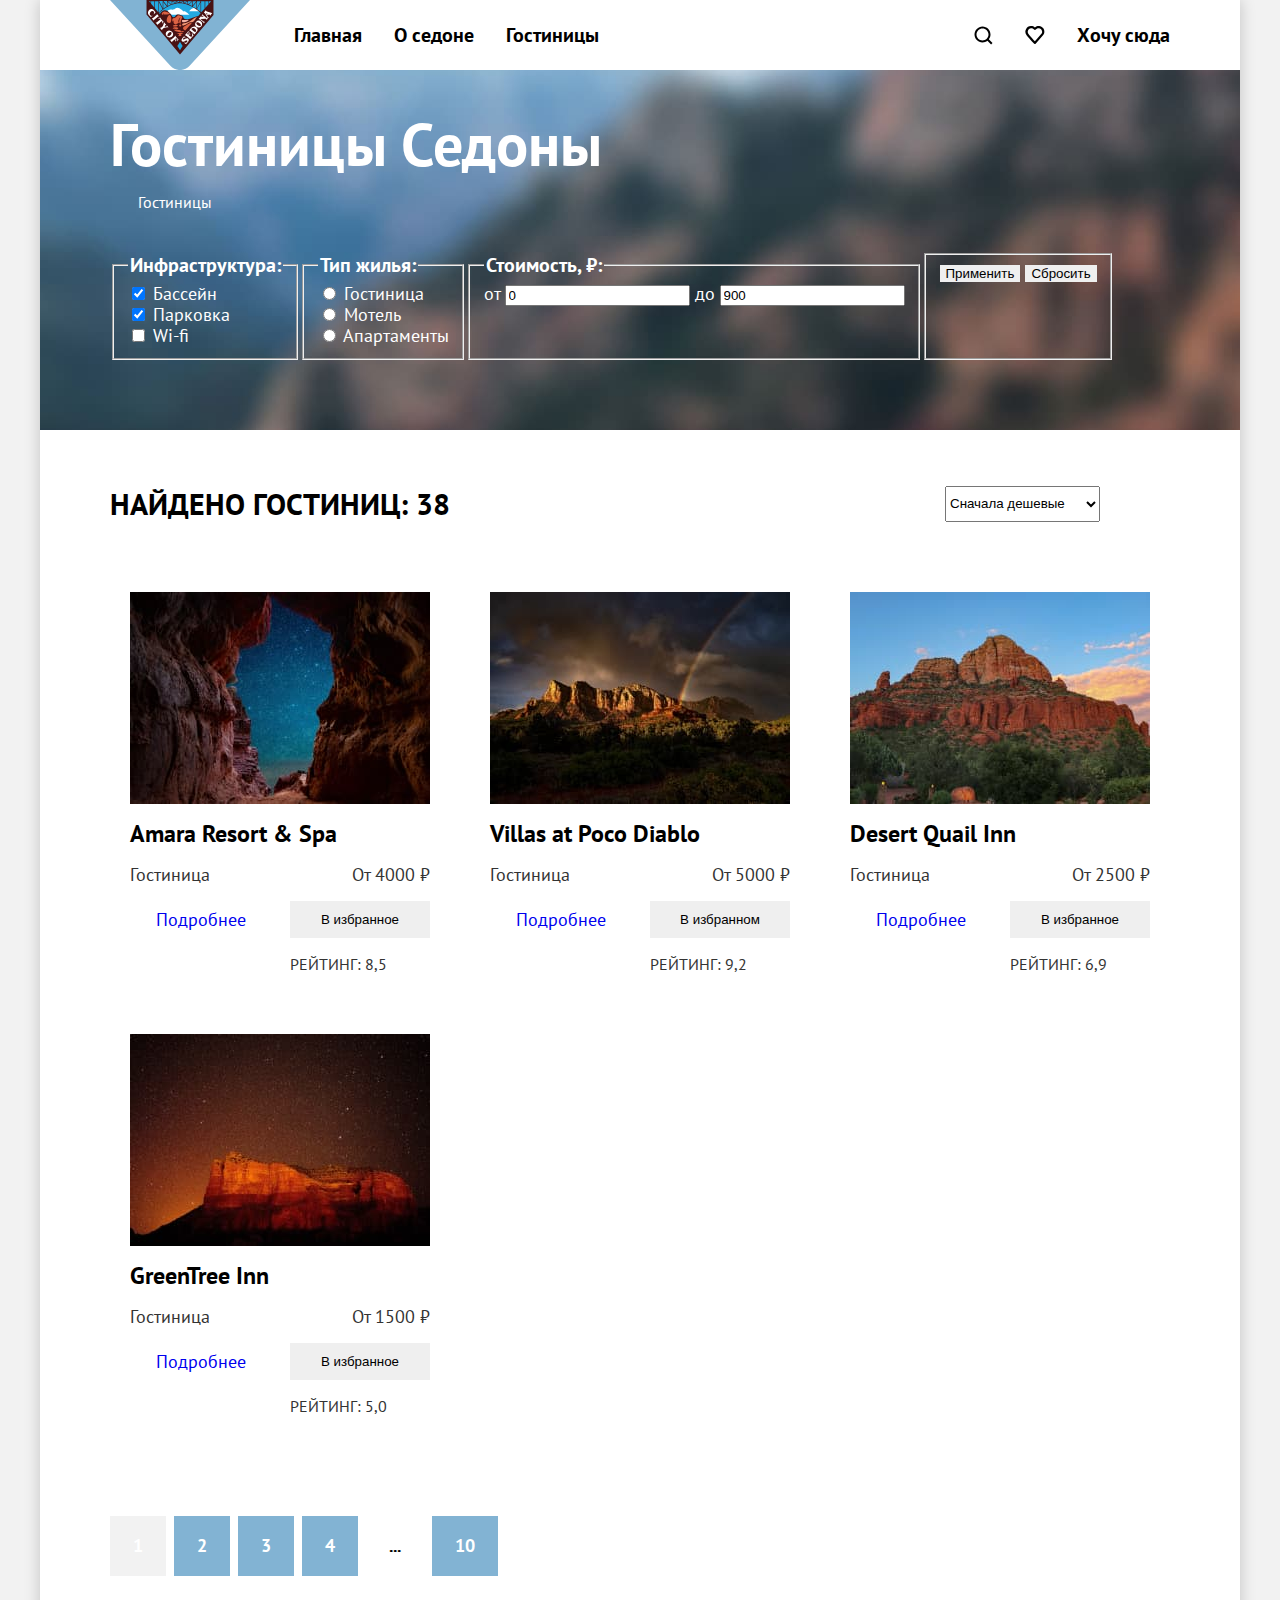
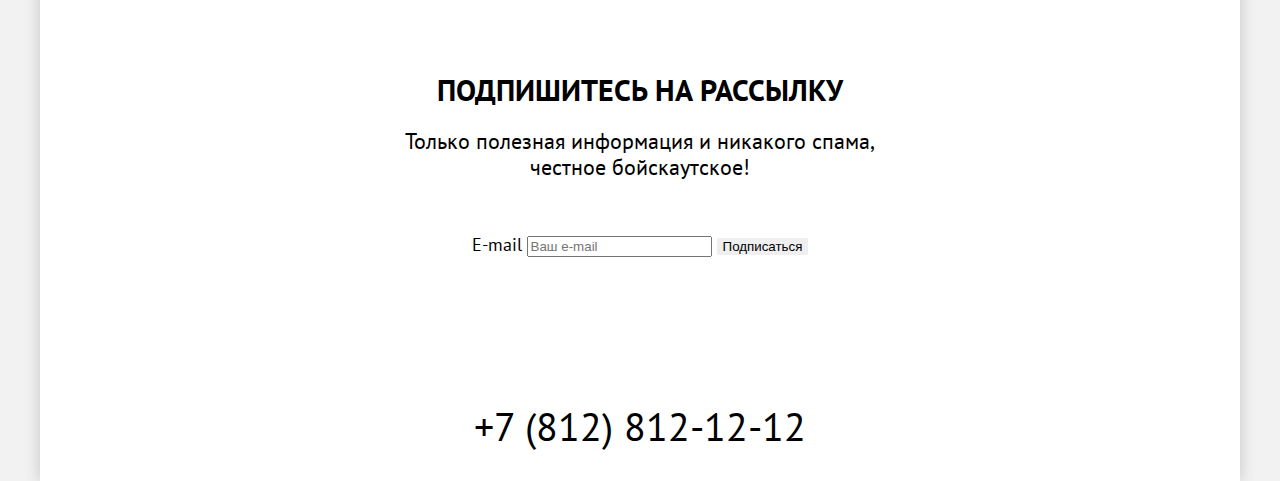
<file: catalog.html>
<!DOCTYPE html>
<html lang="ru">
  <head>
    <meta charset="utf-8">
    <title>HTML Academy: Седона</title>
    <link rel="stylesheet" href="styles/styles.css">
  </head>
  <body>
    <div class="main-container">
      <header class="page-header">
        <nav class="navigation">
          <a class="link-logo" href="index.html">
            <img class="image-logo" src="images/icons/sedona_logo.svg" width="140" height="70" alt="Логотип Седоны.">
          </a>
          <ul class="navigation-list clear-list">
            <li class="navigation-item">
              <a class="navigation-link" href="index.html">Главная</a>
            </li>
            <li class="navigation-item">
              <a class="navigation-link" href="#">О седоне</a>
            </li>
            <li class="navigation-item">
              <a class="navigation-link">Гостиницы</a>
            </li>
          </ul>
          <ul class="navigation-list navigation-user clear-list">
            <li class="navigation-item">
              <a class="navigation-link navigation-link-icon navigation-link-search" href="#">
                <span class="visually-hidden">Поиск</span>
              </a>
            </li>
            <li class="navigation-item">
              <a class="navigation-link navigation-link-icon navigation-link-liked" href="#">
                <span class="visually-hidden">Избранное</span>
              </a>
            </li>
            <li class="navigation-item">
              <a class="navigation-link" href="#">Хочу сюда</a>
            </li>
          </ul>
        </nav>
      </header>

      <main class="main-inner">
        <section class="inner-section">
          <h1 class="inner-title">Гостиницы Седоны</h1>
          <ul class="breadcrumbs-list clear-list">
            <li class="breadcrumbs-item">
              <a class="breadcrumbs-link" href="index.html">
                <span class="visually-hidden">
                  Главная
                </span>
              </a>
            </li>
            <li class="breadcrumbs-item">
              <a class="breadcrumbs-link current-link">
                Гостиницы
              </a>
            </li>
          </ul>
          <form class="catalog-filter" action="https://echo.htmlacademy.ru" method="post">
            <fieldset class="catalog-filter-group">
              <legend class="catalog-filter-title">Инфраструктура:</legend>
              <ul class="catalog-filter-list clear-list">
                <li class="catalog-filter-item">
                  <label class="control">
                    <input class="control-input" type="checkbox" name="swimming-pool" checked>
                    Бассейн
                  </label>
                </li>
                <li class="catalog-filter-item">
                  <label class="control">
                    <input class="control-input" type="checkbox" name="parking-lot" checked>
                    Парковка
                  </label>
                </li>
                <li class="catalog-filter-item">
                  <label class="control">
                    <input class="control-input" type="checkbox" name="Wi-fi">
                    Wi-fi
                  </label>
                </li>
              </ul>
            </fieldset>
            <fieldset class="catalog-filter-group">
              <legend class="catalog-filter-title">Тип жилья:</legend>
              <ul class="catalog-filter-list clear-list">
                <li class="catalog-filter-item">
                  <label class="control">
                    <input class="control-input" type="radio" name="type" value="hotel">
                    Гостиница
                  </label>
                </li>
                <li class="catalog-filter-item">
                  <label class="control">
                    <input class="control-input" type="radio" name="type" value="motel">
                    Мотель
                  </label>
                </li>
                <li class="catalog-filter-item">
                  <label class="control">
                    <input class="control-input" type="radio" name="type" value="apartment">
                    Апартаменты
                  </label>
                </li>
              </ul>
            </fieldset>
            <fieldset class="catalog-filter-group">
              <legend class="catalog-filter-title">Стоимость, ₽:</legend>
              <label class="control">от
                <input class="input-control" type="text" value="0">
              </label>
              <label class="control">до
                <input class="input-control" type="text" value="900">
              </label>
            </fieldset>
            <fieldset class="catalog-filter-group">
              <button type="submit" class="button current-button">Применить</button>
              <button type="submit" class="button">Сбросить</button>
            </fieldset>
          </form>
        </section>
        <section class="hotel-searching">
          <h2 class="hotel-searching-title">
            Найдено гостиниц: 38
          </h2>
          <select class="price-select" aria-label="Сортировка">
            <option value="cheap" selected>Сначала дешевые</option>
            <option value="expensive">Сначала дорогие</option>
            <option value="popular">Сначала популярные</option>
          </select>
          <ul class="sorted-list clear-list">
            <li class="sorted-item">
              <a class="sorted-link" href="#">
                <span class="visually-hidden">Сортировка столбцами</span>
              </a>
            </li>
            <li class="sorted-item">
              <a class="sorted-link" href="#">
                <span class="visually-hidden">Сортировка строками</span>
              </a>
            </li>
            <li class="sorted-item">
              <a class="sorted-link" href="#">
                <span class="visually-hidden">Сортировка списком</span>
              </a>
            </li>
          </ul>
        </section>
        <section class="searching-results">
          <h2 class="visually-hidden">
            Результаты поиска
          </h2>
          <ul class="searching-results-list clear-list">
            <li class="searching-results-item">
              <a class="searching-results-link" href="#">
                <img class="searching-results-image" src="images/photos/hotel_amara-resort.jpg" width="300" height="212" alt="Amara Resort & Spa.">
                <h3 class="searching-results-title">Amara Resort & Spa</h3>
              </a>
              <div class="searching-results-content">
                <p class="searching-results-type">Гостиница</p>
                <p class="searching-results-price">От 4000 ₽</p>
                <a class="description-link" href="#">Подробнее</a>
                <button class="button" type="button">В избранное</button>
                <p class="degree">
                  <span class="visually-hidden">4 звезды</span>
                </p>
                <p class="rating">Рейтинг: 8,5</p>
              </div>
            </li>
            <li class="searching-results-item">
              <a class="searching-results-link" href="#">
                <img class="searching-results-image" src="images/photos/hotel_poco_diablo.jpg" width="300" height="212" alt="Villas at Poco Diablo.">
                <h3 class="searching-results-title">Villas at Poco Diablo</h3>
              </a>
              <div class="searching-results-content">
                <p class="searching-results-type">Гостиница</p>
                <p class="searching-results-price">От 5000 ₽</p>
                <a class="description-link" href="#">Подробнее</a>
                <button class="button" type="button">В избранном</button>
                <p class="degree">
                  <span class="visually-hidden">4 звезды</span>
                </p>
                <p class="rating">Рейтинг: 9,2</p>
              </div>
            </li>
            <li class="searching-results-item">
              <a class="searching-results-link" href="#">
                <img class="searching-results-image" src="images/photos/hotel-desert.jpg" width="300" height="212" alt="Desert Quail Inn.">
                <h3 class="searching-results-title">Desert Quail Inn</h3>
              </a>
              <div class="searching-results-content">
                <p class="searching-results-type">Гостиница</p>
                <p class="searching-results-price">От 2500 ₽</p>
                <a class="description-link" href="#">Подробнее</a>
                <button class="button" type="button">В избранное</button>
                <p class="degree">
                  <span class="visually-hidden">3 звезды</span>
                </p>
                <p class="rating">Рейтинг: 6,9</p>
              </div>
            </li>
            <li class="searching-results-item">
              <a class="searching-results-link" href="#">
                <img class="searching-results-image" src="images/photos/hotel_greentree.jpg" width="300" height="212" alt="GreenTree Inn.">
                <h3 class="searching-results-title">GreenTree Inn</h3>
              </a>
              <div class="searching-results-content">
                <p class="searching-results-type">Гостиница</p>
                <p class="searching-results-price">От 1500 ₽</p>
                <a class="description-link" href="#">Подробнее</a>
                <button class="button" type="button">В избранное</button>
                <p class="degree">
                  <span class="visually-hidden">2 звезды</span>
                </p>
                <p class="rating">Рейтинг: 5,0</p>
              </div>
            </li>
          </ul>
        </section>
        <section class="pagination">
          <ul class="pagination-list clear-list">
            <li class="pagination-item">
              <a class="pagination-link first-pagination-link" href="#">
                1
              </a>
            </li>
            <li class="pagination-item">
              <a class="pagination-link" href="#">
                2
              </a>
            </li>
            <li class="pagination-item">
              <a class="pagination-link" href="#">
                3
              </a>
            </li>
            <li class="pagination-item">
              <a class="pagination-link" href="#">
                4
              </a>
            </li>
            <li class="pagination-item">
              <a class="pagination-link pagination-dots" href="#">
                ...
              </a>
            </li>
            <li class="pagination-item">
              <a class="pagination-link" href="#">
                10
              </a>
            </li>
          </ul>
        </section>
        <section class="destribution destribution-white">
          <h2 class="destribution-title">
            Подпишитесь на рассылку
          </h2>
          <p class="destribution-description">
            Только полезная информация и никакого спама, честное бойскаутское!
          </p>
          <form class="destribution-form" action="https://echo.htmlacademy.ru" method="post">
            <label class="destribution-form-label">
              <span>E-mail</span>
              <input class="" type="text" name="e-mail"  placeholder="Ваш e-mail">
            </label>
            <button class="button" type="submit">
              Подписаться
            </button>
          </form>
        </section>
      </main>

      <footer class="page-footer">
        <h2 class="visually-hidden">Контакты</h2>
        <section class="footer-social">
          <h3 class="visually-hidden">Социальные сети</h3>
          <ul class="social-list clear-list">
            <li class="social-item">
              <a class="social-link" href="https://vk.com/htmlacademy">
                <span class="visually-hidden">Логотип Вконтакте></span>
              </a>
            </li>
            <li class="social-item">
              <a class="social-link" href="https://t.me/htmlacademy">
                <span class="visually-hidden">Логотип Телеграма></span>
              </a>
            </li>
            <li class="social-item">
              <a class="social-link" href="https://youtube.com/user/htmlacademyru">
                <span class="visually-hidden">Логотип YouTube></span>
              </a>
            </li>
          </ul>
        </section>
        <section class="contact-phone">
          <h3 class="visually-hidden">Контакты</h3>
          <a class="contact-phone-link" href="tel:78128121212">+7 (812) 812-12-12</a>
        </section>
        <section class="academy">
          <h3 class="visually-hidden">Сайт HTML-академии</h3>
          <a class="academy-link" href="https://htmlacademy.ru">
            <span class="visually-hidden">Логотип HTML-академии></span>
          </a>
        </section>
      </footer>
    </div>
  </body>
</html>
</file>
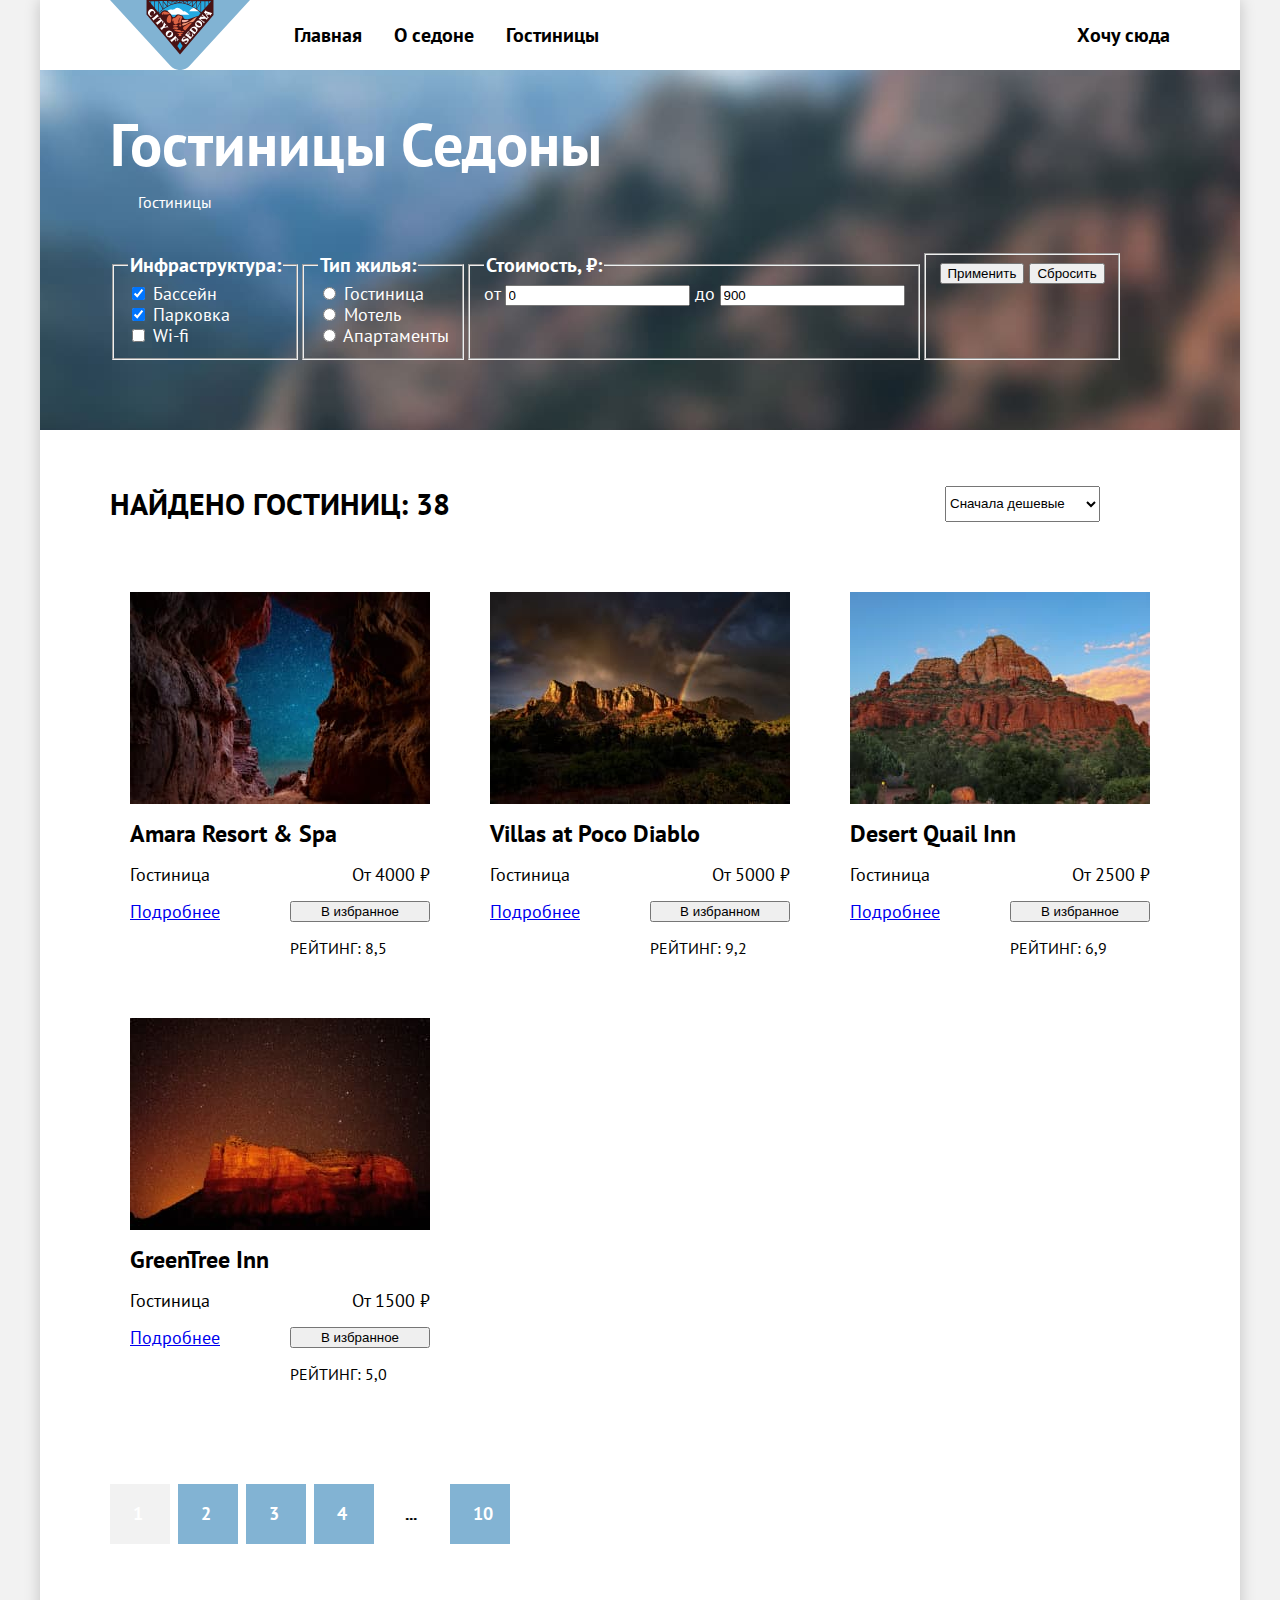
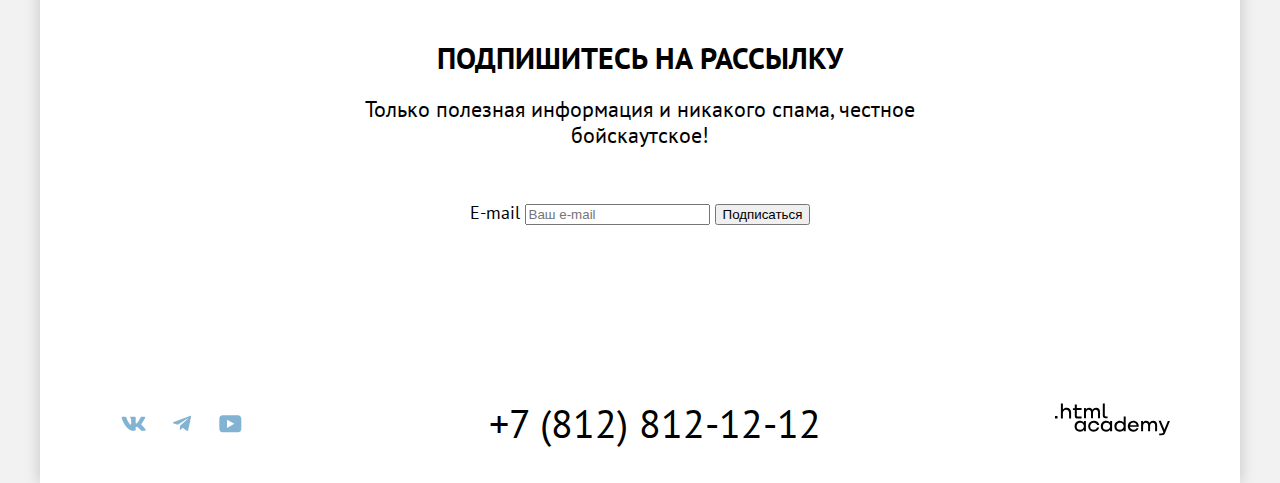
<file: 4/catalog.html>
<!DOCTYPE html>
<html lang="ru">
  <head>
    <meta charset="utf-8">
    <title>HTML Academy: Седона</title>
    <link rel="stylesheet" href="styles/styles.css">
    <base href="https://htmlacademy-htmlcss.github.io/2096203-sedona-35/4/">
</head>
  <body>
    <div class="main-container">
      <header class="page-header">
        <nav class="navigation">
          <a class="link-logo" href="index.html">
            <img class="image-logo" src="images/icons/sedona_logo.svg" width="140" height="70" alt="Логотип Седоны.">
          </a>
          <ul class="navigation-list">
            <li class="navigation-item">
              <a class="navigation-link" href="index.html">Главная</a>
            </li>
            <li class="navigation-item">
              <a class="navigation-link" href="#">О седоне</a>
            </li>
            <li class="navigation-item">
              <a class="navigation-link">Гостиницы</a>
            </li>
          </ul>
          <ul class="navigation-list navigation-user">
            <li class="navigation-item">
              <a class="navigation-link" href="#">
                <span class="visually-hidden">Поиск</span>
              </a>
            </li>
            <li class="navigation-item">
              <a class="navigation-link" href="#">
                <span class="visually-hidden">Избранное</span>
              </a>
            </li>
            <li class="navigation-item">
              <a class="navigation-link" href="#">Хочу сюда</a>
            </li>
          </ul>
        </nav>
      </header>

      <main class="main-inner">
        <section class="inner-section">
          <h1 class="inner-title">Гостиницы Седоны</h1>
          <ul class="breadcrumbs-list">
            <li class="breadcrumbs-item">
              <a class="breadcrumbs-link" href="index.html">
                <span class="visually-hidden">
                  Главная
                </span>
              </a>
            </li>
            <li class="breadcrumbs-item">
              <a class="breadcrumbs-link current-link">
                Гостиницы
              </a>
            </li>
          </ul>
          <form class="catalog-filter" action="https://echo.htmlacademy.ru" method="post">
            <fieldset class="catalog-filter-group">
              <legend class="catalog-filter-title">Инфраструктура:</legend>
              <ul class="catalog-filter-list">
                <li class="catalog-filter-item">
                  <label class="control">
                    <input class="control-input" type="checkbox" name="swimming-pool" checked>
                    Бассейн
                  </label>
                </li>
                <li class="catalog-filter-item">
                  <label class="control">
                    <input class="control-input" type="checkbox" name="parking-lot" checked>
                    Парковка
                  </label>
                </li>
                <li class="catalog-filter-item">
                  <label class="control">
                    <input class="control-input" type="checkbox" name="Wi-fi">
                    Wi-fi
                  </label>
                </li>
              </ul>
            </fieldset>
            <fieldset class="catalog-filter-group">
              <legend class="catalog-filter-title">Тип жилья:</legend>
              <ul class="catalog-filter-list">
                <li class="catalog-filter-item">
                  <label class="control">
                    <input class="control-input" type="radio" name="type" value="hotel">
                    Гостиница
                  </label>
                </li>
                <li class="catalog-filter-item">
                  <label class="control">
                    <input class="control-input" type="radio" name="type" value="motel">
                    Мотель
                  </label>
                </li>
                <li class="catalog-filter-item">
                  <label class="control">
                    <input class="control-input" type="radio" name="type" value="apartment">
                    Апартаменты
                  </label>
                </li>
              </ul>
            </fieldset>
            <fieldset class="catalog-filter-group">
              <legend class="catalog-filter-title">Стоимость, ₽:</legend>
              <label class="control">от
                <input class="input-control" type="text" value="0">
              </label>
              <label class="control">до
                <input class="input-control" type="text" value="900">
              </label>
            </fieldset>
            <fieldset class="catalog-filter-group">
              <button type="submit" class="button current-button">Применить</button>
              <button type="submit" class="button">Сбросить</button>
            </fieldset>
          </form>
        </section>
        <section class="hotel-searching">
          <h2 class="hotel-searching-title">
            Найдено гостиниц: 38
          </h2>
          <select class="price-select" aria-label="Сортировка">
            <option value="cheap" selected>Сначала дешевые</option>
            <option value="expensive">Сначала дорогие</option>
            <option value="popular">Сначала популярные</option>
          </select>
          <ul class="sorted-list">
            <li class="sorted-item">
              <a class="sorted-link" href="#">
                <span class="visually-hidden">Сортировка столбцами</span>
              </a>
            </li>
            <li class="sorted-item">
              <a class="sorted-link" href="#">
                <span class="visually-hidden">Сортировка строками</span>
              </a>
            </li>
            <li class="sorted-item">
              <a class="sorted-link" href="#">
                <span class="visually-hidden">Сортировка списком</span>
              </a>
            </li>
          </ul>
        </section>
        <section class="searching-results">
          <h2 class="visually-hidden">
            Результаты поиска
          </h2>
          <ul class="searching-results-list">
            <li class="searching-results-item">
              <a class="searching-results-link" href="#">
                <img class="searching-results-image" src="images/photos/hotel_amara-resort.jpg" width="300" height="212" alt="Amara Resort & Spa.">
                <h3 class="searching-results-title">Amara Resort & Spa</h3>
              </a>
              <div class="searching-results-content">
                <p class="searching-results-type">Гостиница</p>
                <p class="searching-results-price">От 4000 ₽</p>
                <a class="description-link" href="#">Подробнее</a>
                <button class="button" type="button">В избранное</button>
                <p class="degree">
                  <span class="visually-hidden">4 звезды</span>
                </p>
                <p class="rating">Рейтинг: 8,5</p>
              </div>
            </li>
            <li class="searching-results-item">
              <a class="searching-results-link" href="#">
                <img class="searching-results-image" src="images/photos/hotel_poco_diablo.jpg" width="300" height="212" alt="Villas at Poco Diablo.">
                <h3 class="searching-results-title">Villas at Poco Diablo</h3>
              </a>
              <div class="searching-results-content">
                <p class="searching-results-type">Гостиница</p>
                <p class="searching-results-price">От 5000 ₽</p>
                <a class="description-link" href="#">Подробнее</a>
                <button class="button" type="button">В избранном</button>
                <p class="degree">
                  <span class="visually-hidden">4 звезды</span>
                </p>
                <p class="rating">Рейтинг: 9,2</p>
              </div>
            </li>
            <li class="searching-results-item">
              <a class="searching-results-link" href="#">
                <img class="searching-results-image" src="images/photos/hotel-desert.jpg" width="300" height="212" alt="Desert Quail Inn.">
                <h3 class="searching-results-title">Desert Quail Inn</h3>
              </a>
              <div class="searching-results-content">
                <p class="searching-results-type">Гостиница</p>
                <p class="searching-results-price">От 2500 ₽</p>
                <a class="description-link" href="#">Подробнее</a>
                <button class="button" type="button">В избранное</button>
                <p class="degree">
                  <span class="visually-hidden">3 звезды</span>
                </p>
                <p class="rating">Рейтинг: 6,9</p>
              </div>
            </li>
            <li class="searching-results-item">
              <a class="searching-results-link" href="#">
                <img class="searching-results-image" src="images/photos/hotel_greentree.jpg" width="300" height="212" alt="GreenTree Inn.">
                <h3 class="searching-results-title">GreenTree Inn</h3>
              </a>
              <div class="searching-results-content">
                <p class="searching-results-type">Гостиница</p>
                <p class="searching-results-price">От 1500 ₽</p>
                <a class="description-link" href="#">Подробнее</a>
                <button class="button" type="button">В избранное</button>
                <p class="degree">
                  <span class="visually-hidden">2 звезды</span>
                </p>
                <p class="rating">Рейтинг: 5,0</p>
              </div>
            </li>
          </ul>
        </section>
        <section class="pagination">
          <ul class="pagination-list">
            <li class="pagination-item">
              <a class="pagination-link first-pagination-link" href="#">
                1
              </a>
            </li>
            <li class="pagination-item">
              <a class="pagination-link" href="#">
                2
              </a>
            </li>
            <li class="pagination-item">
              <a class="pagination-link" href="#">
                3
              </a>
            </li>
            <li class="pagination-item">
              <a class="pagination-link" href="#">
                4
              </a>
            </li>
            <li class="pagination-item">
              <a class="pagination-link pagination-dots" href="#">
                ...
              </a>
            </li>
            <li class="pagination-item">
              <a class="pagination-link" href="#">
                10
              </a>
            </li>
          </ul>
        </section>
        <section class="destribution destribution-white">
          <h2 class="destribution-title">
            Подпишитесь на рассылку
          </h2>
          <p class="destribution-description">
            Только полезная информация и никакого спама, честное бойскаутское!
          </p>
          <form class="destribution-form" action="https://echo.htmlacademy.ru" method="post">
            <label class="destribution-form-label">
              <span>E-mail</span>
              <input class="" type="text" name="e-mail"  placeholder="Ваш e-mail">
            </label>
            <button class="button" type="submit">
              Подписаться
            </button>
          </form>
        </section>
      </main>

      <footer class="page-footer">
        <h2 class="visually-hidden">Контакты</h2>
        <section class="footer-social">
          <h3 class="visually-hidden">Социальные сети</h3>
          <ul class="social-list">
            <li class="social-item">
              <a class="social-link" href="https://vk.com/htmlacademy">
                <img class="social-img" src="images/icons/vkontakte.svg" width="48" height="41" alt="Логотип Вконтакте.">
              </a>
            </li>
            <li class="social-item">
              <a class="social-link" href="https://t.me/htmlacademy">
                <img class="social-img" src="images/icons/telegram.svg" width="48" height="41" alt="Логотип Telegram.">
              </a>
            </li>
            <li class="social-item">
              <a class="social-link" href="https://youtube.com/user/htmlacademyru">
                <img class="social-img" src="images/icons/youtube.svg" width="48" height="41" alt="Логотип YouTube.">
              </a>
            </li>
          </ul>
        </section>
        <section class="contact-phone">
          <h3 class="visually-hidden">Контакты</h3>
          <a class="contact-phone-link" href="tel:78128121212">+7 (812) 812-12-12</a>
        </section>
        <section class="academy">
          <h3 class="visually-hidden">Сайт HTML-академии</h3>
          <a class="academy-link" href="https://htmlacademy.ru">
            <img src="images/icons/academy_logo.svg" width="115" height="33" alt="Логотип HTML-академии.">
          </a>
        </section>
      </footer>
    </div>
  </body>
</html>
</file>
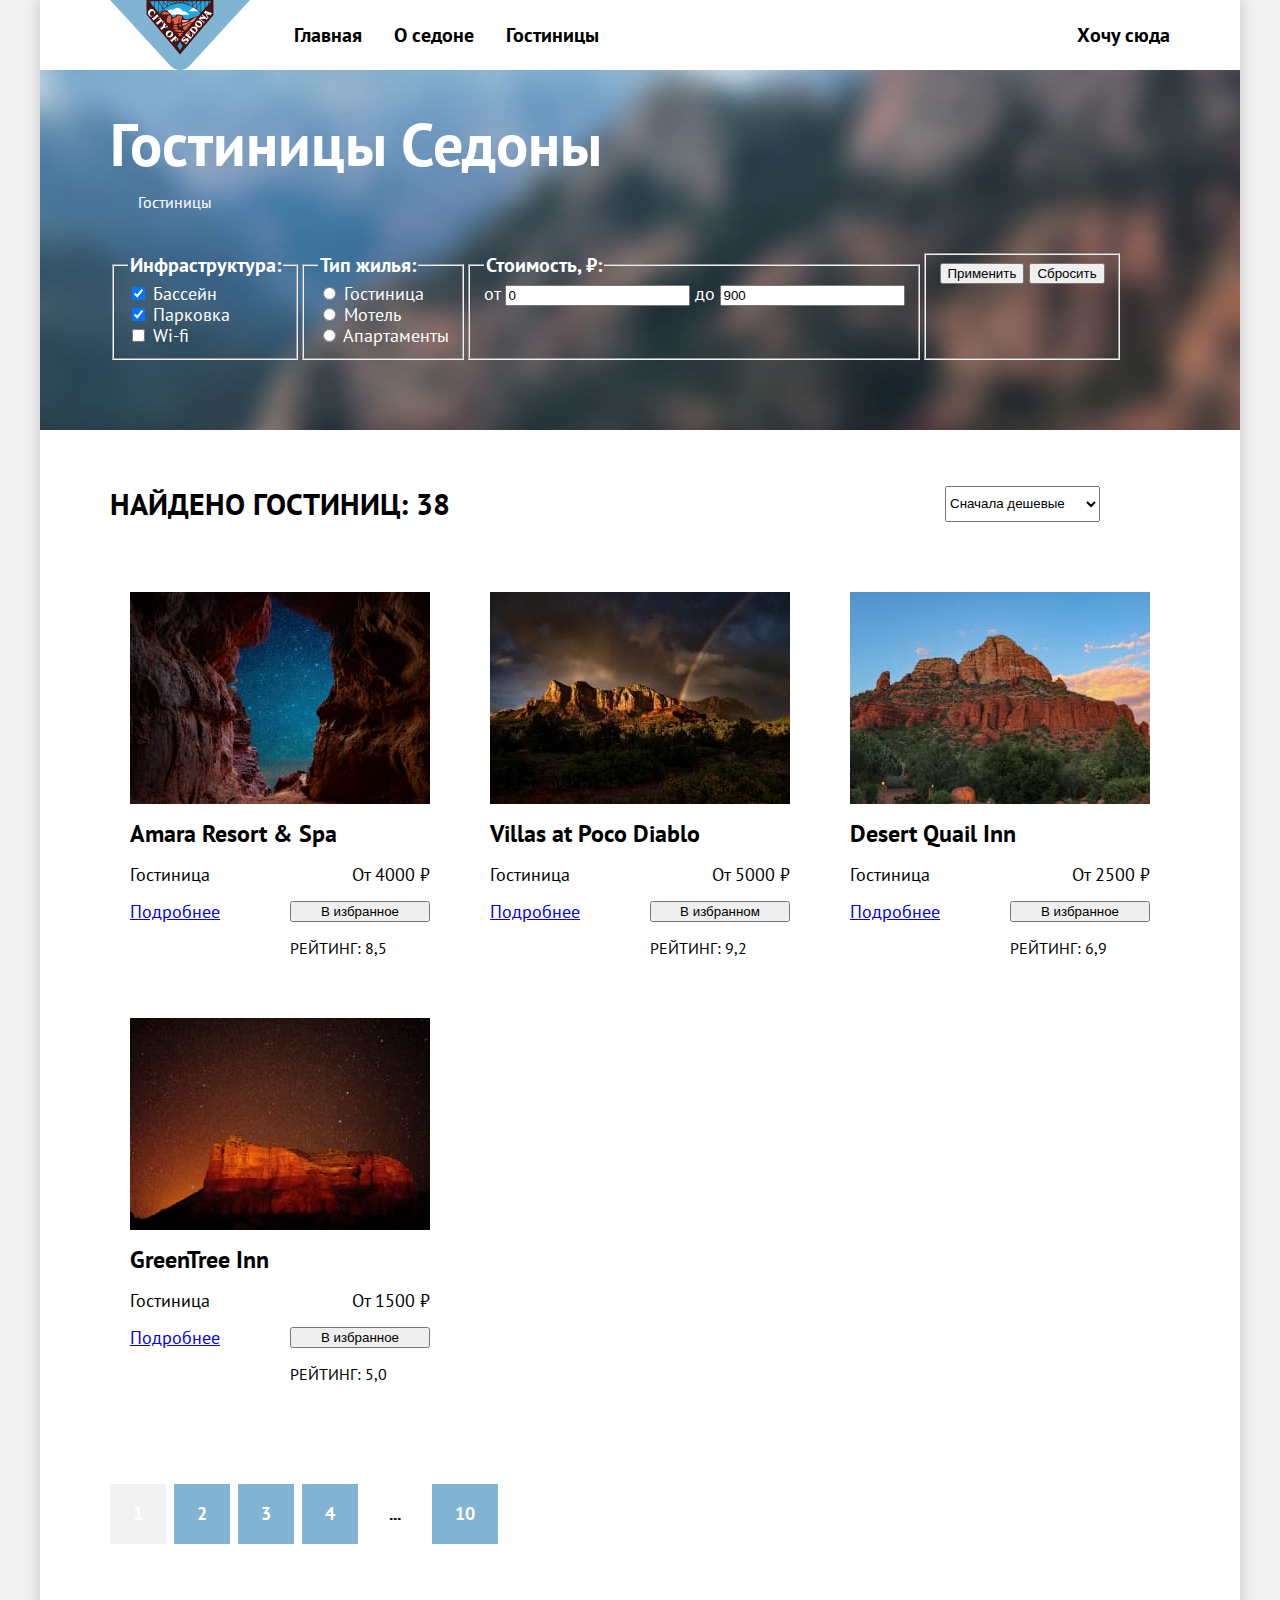
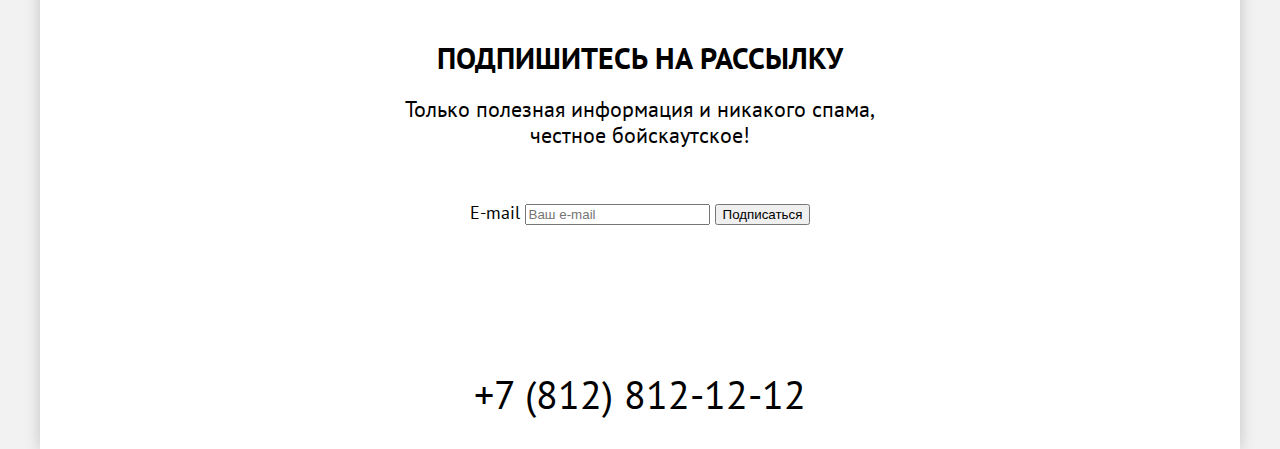
<file: 5/catalog.html>
<!DOCTYPE html>
<html lang="ru">
  <head>
    <meta charset="utf-8">
    <title>HTML Academy: Седона</title>
    <link rel="stylesheet" href="styles/styles.css">
    <base href="https://htmlacademy-htmlcss.github.io/2096203-sedona-35/5/">
</head>
  <body>
    <div class="main-container">
      <header class="page-header">
        <nav class="navigation">
          <a class="link-logo" href="index.html">
            <img class="image-logo" src="images/icons/sedona_logo.svg" width="140" height="70" alt="Логотип Седоны.">
          </a>
          <ul class="navigation-list clear-list">
            <li class="navigation-item">
              <a class="navigation-link" href="index.html">Главная</a>
            </li>
            <li class="navigation-item">
              <a class="navigation-link" href="#">О седоне</a>
            </li>
            <li class="navigation-item">
              <a class="navigation-link">Гостиницы</a>
            </li>
          </ul>
          <ul class="navigation-list navigation-user clear-list">
            <li class="navigation-item">
              <a class="navigation-link" href="#">
                <span class="visually-hidden">Поиск</span>
              </a>
            </li>
            <li class="navigation-item">
              <a class="navigation-link" href="#">
                <span class="visually-hidden">Избранное</span>
              </a>
            </li>
            <li class="navigation-item">
              <a class="navigation-link" href="#">Хочу сюда</a>
            </li>
          </ul>
        </nav>
      </header>

      <main class="main-inner">
        <section class="inner-section">
          <h1 class="inner-title">Гостиницы Седоны</h1>
          <ul class="breadcrumbs-list clear-list">
            <li class="breadcrumbs-item">
              <a class="breadcrumbs-link" href="index.html">
                <span class="visually-hidden">
                  Главная
                </span>
              </a>
            </li>
            <li class="breadcrumbs-item">
              <a class="breadcrumbs-link current-link">
                Гостиницы
              </a>
            </li>
          </ul>
          <form class="catalog-filter" action="https://echo.htmlacademy.ru" method="post">
            <fieldset class="catalog-filter-group">
              <legend class="catalog-filter-title">Инфраструктура:</legend>
              <ul class="catalog-filter-list clear-list">
                <li class="catalog-filter-item">
                  <label class="control">
                    <input class="control-input" type="checkbox" name="swimming-pool" checked>
                    Бассейн
                  </label>
                </li>
                <li class="catalog-filter-item">
                  <label class="control">
                    <input class="control-input" type="checkbox" name="parking-lot" checked>
                    Парковка
                  </label>
                </li>
                <li class="catalog-filter-item">
                  <label class="control">
                    <input class="control-input" type="checkbox" name="Wi-fi">
                    Wi-fi
                  </label>
                </li>
              </ul>
            </fieldset>
            <fieldset class="catalog-filter-group">
              <legend class="catalog-filter-title">Тип жилья:</legend>
              <ul class="catalog-filter-list clear-list">
                <li class="catalog-filter-item">
                  <label class="control">
                    <input class="control-input" type="radio" name="type" value="hotel">
                    Гостиница
                  </label>
                </li>
                <li class="catalog-filter-item">
                  <label class="control">
                    <input class="control-input" type="radio" name="type" value="motel">
                    Мотель
                  </label>
                </li>
                <li class="catalog-filter-item">
                  <label class="control">
                    <input class="control-input" type="radio" name="type" value="apartment">
                    Апартаменты
                  </label>
                </li>
              </ul>
            </fieldset>
            <fieldset class="catalog-filter-group">
              <legend class="catalog-filter-title">Стоимость, ₽:</legend>
              <label class="control">от
                <input class="input-control" type="text" value="0">
              </label>
              <label class="control">до
                <input class="input-control" type="text" value="900">
              </label>
            </fieldset>
            <fieldset class="catalog-filter-group">
              <button type="submit" class="button current-button">Применить</button>
              <button type="submit" class="button">Сбросить</button>
            </fieldset>
          </form>
        </section>
        <section class="hotel-searching">
          <h2 class="hotel-searching-title">
            Найдено гостиниц: 38
          </h2>
          <select class="price-select" aria-label="Сортировка">
            <option value="cheap" selected>Сначала дешевые</option>
            <option value="expensive">Сначала дорогие</option>
            <option value="popular">Сначала популярные</option>
          </select>
          <ul class="sorted-list clear-list">
            <li class="sorted-item">
              <a class="sorted-link" href="#">
                <span class="visually-hidden">Сортировка столбцами</span>
              </a>
            </li>
            <li class="sorted-item">
              <a class="sorted-link" href="#">
                <span class="visually-hidden">Сортировка строками</span>
              </a>
            </li>
            <li class="sorted-item">
              <a class="sorted-link" href="#">
                <span class="visually-hidden">Сортировка списком</span>
              </a>
            </li>
          </ul>
        </section>
        <section class="searching-results">
          <h2 class="visually-hidden">
            Результаты поиска
          </h2>
          <ul class="searching-results-list clear-list">
            <li class="searching-results-item">
              <a class="searching-results-link" href="#">
                <img class="searching-results-image" src="images/photos/hotel_amara-resort.jpg" width="300" height="212" alt="Amara Resort & Spa.">
                <h3 class="searching-results-title">Amara Resort & Spa</h3>
              </a>
              <div class="searching-results-content">
                <p class="searching-results-type">Гостиница</p>
                <p class="searching-results-price">От 4000 ₽</p>
                <a class="description-link" href="#">Подробнее</a>
                <button class="button" type="button">В избранное</button>
                <p class="degree">
                  <span class="visually-hidden">4 звезды</span>
                </p>
                <p class="rating">Рейтинг: 8,5</p>
              </div>
            </li>
            <li class="searching-results-item">
              <a class="searching-results-link" href="#">
                <img class="searching-results-image" src="images/photos/hotel_poco_diablo.jpg" width="300" height="212" alt="Villas at Poco Diablo.">
                <h3 class="searching-results-title">Villas at Poco Diablo</h3>
              </a>
              <div class="searching-results-content">
                <p class="searching-results-type">Гостиница</p>
                <p class="searching-results-price">От 5000 ₽</p>
                <a class="description-link" href="#">Подробнее</a>
                <button class="button" type="button">В избранном</button>
                <p class="degree">
                  <span class="visually-hidden">4 звезды</span>
                </p>
                <p class="rating">Рейтинг: 9,2</p>
              </div>
            </li>
            <li class="searching-results-item">
              <a class="searching-results-link" href="#">
                <img class="searching-results-image" src="images/photos/hotel-desert.jpg" width="300" height="212" alt="Desert Quail Inn.">
                <h3 class="searching-results-title">Desert Quail Inn</h3>
              </a>
              <div class="searching-results-content">
                <p class="searching-results-type">Гостиница</p>
                <p class="searching-results-price">От 2500 ₽</p>
                <a class="description-link" href="#">Подробнее</a>
                <button class="button" type="button">В избранное</button>
                <p class="degree">
                  <span class="visually-hidden">3 звезды</span>
                </p>
                <p class="rating">Рейтинг: 6,9</p>
              </div>
            </li>
            <li class="searching-results-item">
              <a class="searching-results-link" href="#">
                <img class="searching-results-image" src="images/photos/hotel_greentree.jpg" width="300" height="212" alt="GreenTree Inn.">
                <h3 class="searching-results-title">GreenTree Inn</h3>
              </a>
              <div class="searching-results-content">
                <p class="searching-results-type">Гостиница</p>
                <p class="searching-results-price">От 1500 ₽</p>
                <a class="description-link" href="#">Подробнее</a>
                <button class="button" type="button">В избранное</button>
                <p class="degree">
                  <span class="visually-hidden">2 звезды</span>
                </p>
                <p class="rating">Рейтинг: 5,0</p>
              </div>
            </li>
          </ul>
        </section>
        <section class="pagination">
          <ul class="pagination-list clear-list">
            <li class="pagination-item">
              <a class="pagination-link first-pagination-link" href="#">
                1
              </a>
            </li>
            <li class="pagination-item">
              <a class="pagination-link" href="#">
                2
              </a>
            </li>
            <li class="pagination-item">
              <a class="pagination-link" href="#">
                3
              </a>
            </li>
            <li class="pagination-item">
              <a class="pagination-link" href="#">
                4
              </a>
            </li>
            <li class="pagination-item">
              <a class="pagination-link pagination-dots" href="#">
                ...
              </a>
            </li>
            <li class="pagination-item">
              <a class="pagination-link" href="#">
                10
              </a>
            </li>
          </ul>
        </section>
        <section class="destribution destribution-white">
          <h2 class="destribution-title">
            Подпишитесь на рассылку
          </h2>
          <p class="destribution-description">
            Только полезная информация и никакого спама, честное бойскаутское!
          </p>
          <form class="destribution-form" action="https://echo.htmlacademy.ru" method="post">
            <label class="destribution-form-label">
              <span>E-mail</span>
              <input class="" type="text" name="e-mail"  placeholder="Ваш e-mail">
            </label>
            <button class="button" type="submit">
              Подписаться
            </button>
          </form>
        </section>
      </main>

      <footer class="page-footer">
        <h2 class="visually-hidden">Контакты</h2>
        <section class="footer-social">
          <h3 class="visually-hidden">Социальные сети</h3>
          <ul class="social-list clear-list">
            <li class="social-item">
              <a class="social-link" href="https://vk.com/htmlacademy">
                <span class="visually-hidden">Логотип Вконтакте></span>
              </a>
            </li>
            <li class="social-item">
              <a class="social-link" href="https://t.me/htmlacademy">
                <span class="visually-hidden">Логотип Телеграма></span>
              </a>
            </li>
            <li class="social-item">
              <a class="social-link" href="https://youtube.com/user/htmlacademyru">
                <span class="visually-hidden">Логотип YouTube></span>
              </a>
            </li>
          </ul>
        </section>
        <section class="contact-phone">
          <h3 class="visually-hidden">Контакты</h3>
          <a class="contact-phone-link" href="tel:78128121212">+7 (812) 812-12-12</a>
        </section>
        <section class="academy">
          <h3 class="visually-hidden">Сайт HTML-академии</h3>
          <a class="academy-link" href="https://htmlacademy.ru">
            <span class="visually-hidden">Логотип HTML-академии></span>
          </a>
        </section>
      </footer>
    </div>
  </body>
</html>
</file>
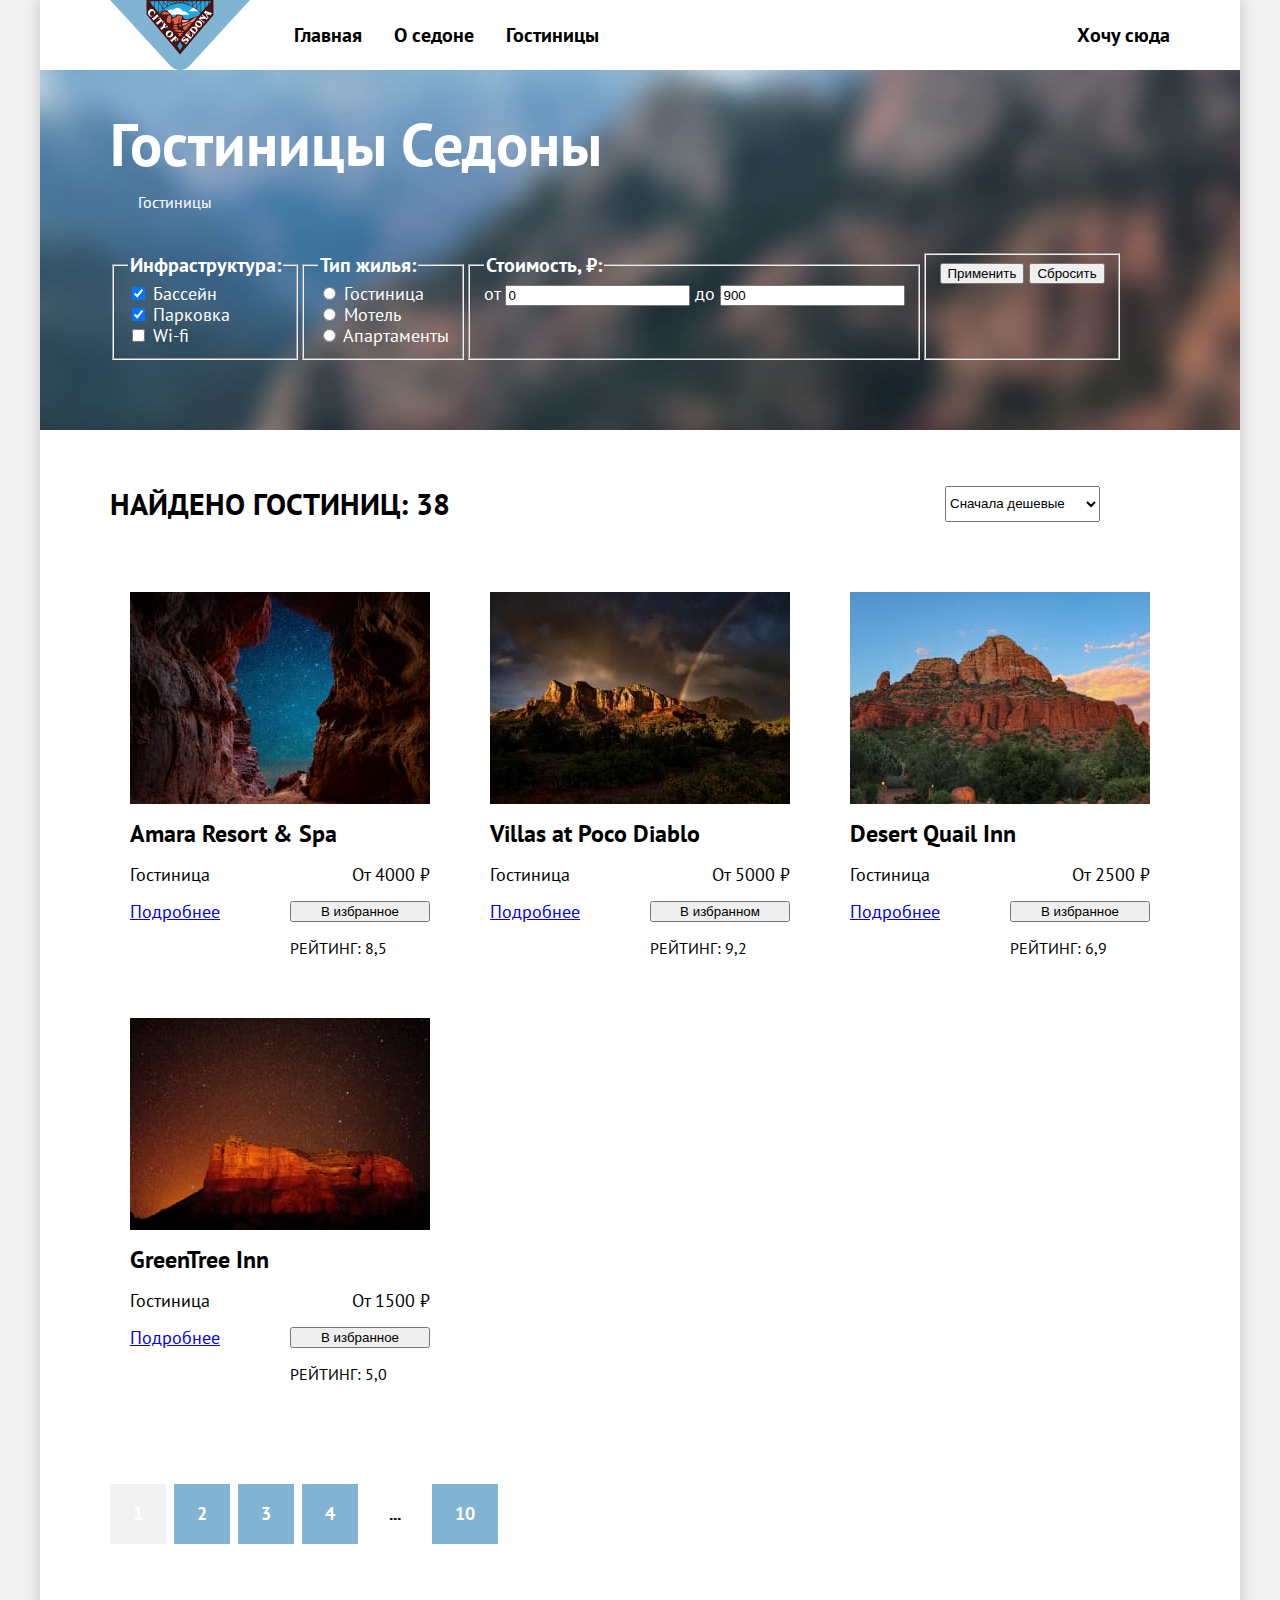
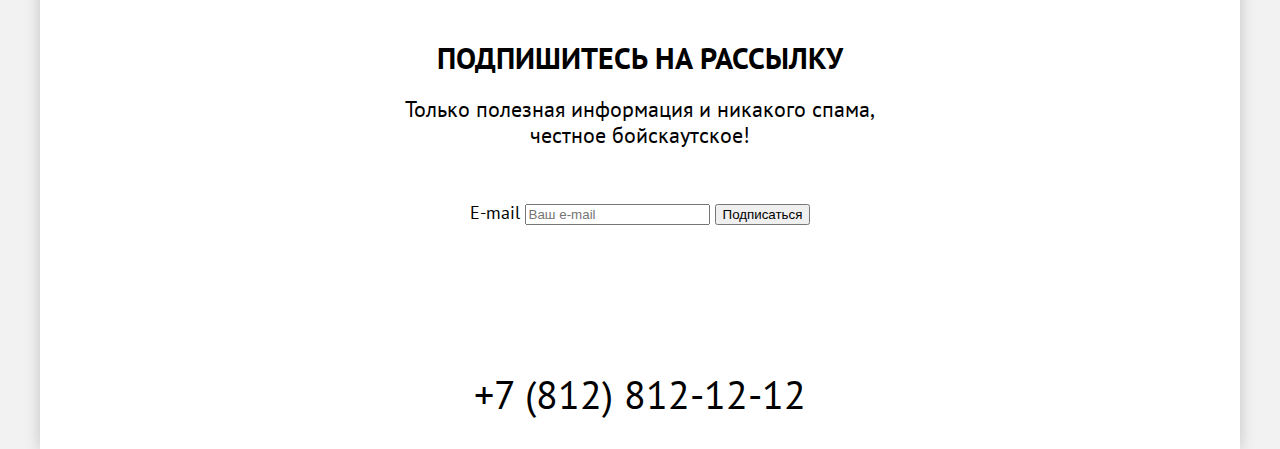
<file: 6/catalog.html>
<!DOCTYPE html>
<html lang="ru">
  <head>
    <meta charset="utf-8">
    <title>HTML Academy: Седона</title>
    <link rel="stylesheet" href="styles/styles.css">
    <base href="https://htmlacademy-htmlcss.github.io/2096203-sedona-35/6/">
</head>
  <body>
    <div class="main-container">
      <header class="page-header">
        <nav class="navigation">
          <a class="link-logo" href="index.html">
            <img class="image-logo" src="images/icons/sedona_logo.svg" width="140" height="70" alt="Логотип Седоны.">
          </a>
          <ul class="navigation-list clear-list">
            <li class="navigation-item">
              <a class="navigation-link" href="index.html">Главная</a>
            </li>
            <li class="navigation-item">
              <a class="navigation-link" href="#">О седоне</a>
            </li>
            <li class="navigation-item">
              <a class="navigation-link">Гостиницы</a>
            </li>
          </ul>
          <ul class="navigation-list navigation-user clear-list">
            <li class="navigation-item">
              <a class="navigation-link" href="#">
                <span class="visually-hidden">Поиск</span>
              </a>
            </li>
            <li class="navigation-item">
              <a class="navigation-link" href="#">
                <span class="visually-hidden">Избранное</span>
              </a>
            </li>
            <li class="navigation-item">
              <a class="navigation-link" href="#">Хочу сюда</a>
            </li>
          </ul>
        </nav>
      </header>

      <main class="main-inner">
        <section class="inner-section">
          <h1 class="inner-title">Гостиницы Седоны</h1>
          <ul class="breadcrumbs-list clear-list">
            <li class="breadcrumbs-item">
              <a class="breadcrumbs-link" href="index.html">
                <span class="visually-hidden">
                  Главная
                </span>
              </a>
            </li>
            <li class="breadcrumbs-item">
              <a class="breadcrumbs-link current-link">
                Гостиницы
              </a>
            </li>
          </ul>
          <form class="catalog-filter" action="https://echo.htmlacademy.ru" method="post">
            <fieldset class="catalog-filter-group">
              <legend class="catalog-filter-title">Инфраструктура:</legend>
              <ul class="catalog-filter-list clear-list">
                <li class="catalog-filter-item">
                  <label class="control">
                    <input class="control-input" type="checkbox" name="swimming-pool" checked>
                    Бассейн
                  </label>
                </li>
                <li class="catalog-filter-item">
                  <label class="control">
                    <input class="control-input" type="checkbox" name="parking-lot" checked>
                    Парковка
                  </label>
                </li>
                <li class="catalog-filter-item">
                  <label class="control">
                    <input class="control-input" type="checkbox" name="Wi-fi">
                    Wi-fi
                  </label>
                </li>
              </ul>
            </fieldset>
            <fieldset class="catalog-filter-group">
              <legend class="catalog-filter-title">Тип жилья:</legend>
              <ul class="catalog-filter-list clear-list">
                <li class="catalog-filter-item">
                  <label class="control">
                    <input class="control-input" type="radio" name="type" value="hotel">
                    Гостиница
                  </label>
                </li>
                <li class="catalog-filter-item">
                  <label class="control">
                    <input class="control-input" type="radio" name="type" value="motel">
                    Мотель
                  </label>
                </li>
                <li class="catalog-filter-item">
                  <label class="control">
                    <input class="control-input" type="radio" name="type" value="apartment">
                    Апартаменты
                  </label>
                </li>
              </ul>
            </fieldset>
            <fieldset class="catalog-filter-group">
              <legend class="catalog-filter-title">Стоимость, ₽:</legend>
              <label class="control">от
                <input class="input-control" type="text" value="0">
              </label>
              <label class="control">до
                <input class="input-control" type="text" value="900">
              </label>
            </fieldset>
            <fieldset class="catalog-filter-group">
              <button type="submit" class="button current-button">Применить</button>
              <button type="submit" class="button">Сбросить</button>
            </fieldset>
          </form>
        </section>
        <section class="hotel-searching">
          <h2 class="hotel-searching-title">
            Найдено гостиниц: 38
          </h2>
          <select class="price-select" aria-label="Сортировка">
            <option value="cheap" selected>Сначала дешевые</option>
            <option value="expensive">Сначала дорогие</option>
            <option value="popular">Сначала популярные</option>
          </select>
          <ul class="sorted-list clear-list">
            <li class="sorted-item">
              <a class="sorted-link" href="#">
                <span class="visually-hidden">Сортировка столбцами</span>
              </a>
            </li>
            <li class="sorted-item">
              <a class="sorted-link" href="#">
                <span class="visually-hidden">Сортировка строками</span>
              </a>
            </li>
            <li class="sorted-item">
              <a class="sorted-link" href="#">
                <span class="visually-hidden">Сортировка списком</span>
              </a>
            </li>
          </ul>
        </section>
        <section class="searching-results">
          <h2 class="visually-hidden">
            Результаты поиска
          </h2>
          <ul class="searching-results-list clear-list">
            <li class="searching-results-item">
              <a class="searching-results-link" href="#">
                <img class="searching-results-image" src="images/photos/hotel_amara-resort.jpg" width="300" height="212" alt="Amara Resort & Spa.">
                <h3 class="searching-results-title">Amara Resort & Spa</h3>
              </a>
              <div class="searching-results-content">
                <p class="searching-results-type">Гостиница</p>
                <p class="searching-results-price">От 4000 ₽</p>
                <a class="description-link" href="#">Подробнее</a>
                <button class="button" type="button">В избранное</button>
                <p class="degree">
                  <span class="visually-hidden">4 звезды</span>
                </p>
                <p class="rating">Рейтинг: 8,5</p>
              </div>
            </li>
            <li class="searching-results-item">
              <a class="searching-results-link" href="#">
                <img class="searching-results-image" src="images/photos/hotel_poco_diablo.jpg" width="300" height="212" alt="Villas at Poco Diablo.">
                <h3 class="searching-results-title">Villas at Poco Diablo</h3>
              </a>
              <div class="searching-results-content">
                <p class="searching-results-type">Гостиница</p>
                <p class="searching-results-price">От 5000 ₽</p>
                <a class="description-link" href="#">Подробнее</a>
                <button class="button" type="button">В избранном</button>
                <p class="degree">
                  <span class="visually-hidden">4 звезды</span>
                </p>
                <p class="rating">Рейтинг: 9,2</p>
              </div>
            </li>
            <li class="searching-results-item">
              <a class="searching-results-link" href="#">
                <img class="searching-results-image" src="images/photos/hotel-desert.jpg" width="300" height="212" alt="Desert Quail Inn.">
                <h3 class="searching-results-title">Desert Quail Inn</h3>
              </a>
              <div class="searching-results-content">
                <p class="searching-results-type">Гостиница</p>
                <p class="searching-results-price">От 2500 ₽</p>
                <a class="description-link" href="#">Подробнее</a>
                <button class="button" type="button">В избранное</button>
                <p class="degree">
                  <span class="visually-hidden">3 звезды</span>
                </p>
                <p class="rating">Рейтинг: 6,9</p>
              </div>
            </li>
            <li class="searching-results-item">
              <a class="searching-results-link" href="#">
                <img class="searching-results-image" src="images/photos/hotel_greentree.jpg" width="300" height="212" alt="GreenTree Inn.">
                <h3 class="searching-results-title">GreenTree Inn</h3>
              </a>
              <div class="searching-results-content">
                <p class="searching-results-type">Гостиница</p>
                <p class="searching-results-price">От 1500 ₽</p>
                <a class="description-link" href="#">Подробнее</a>
                <button class="button" type="button">В избранное</button>
                <p class="degree">
                  <span class="visually-hidden">2 звезды</span>
                </p>
                <p class="rating">Рейтинг: 5,0</p>
              </div>
            </li>
          </ul>
        </section>
        <section class="pagination">
          <ul class="pagination-list clear-list">
            <li class="pagination-item">
              <a class="pagination-link first-pagination-link" href="#">
                1
              </a>
            </li>
            <li class="pagination-item">
              <a class="pagination-link" href="#">
                2
              </a>
            </li>
            <li class="pagination-item">
              <a class="pagination-link" href="#">
                3
              </a>
            </li>
            <li class="pagination-item">
              <a class="pagination-link" href="#">
                4
              </a>
            </li>
            <li class="pagination-item">
              <a class="pagination-link pagination-dots" href="#">
                ...
              </a>
            </li>
            <li class="pagination-item">
              <a class="pagination-link" href="#">
                10
              </a>
            </li>
          </ul>
        </section>
        <section class="destribution destribution-white">
          <h2 class="destribution-title">
            Подпишитесь на рассылку
          </h2>
          <p class="destribution-description">
            Только полезная информация и никакого спама, честное бойскаутское!
          </p>
          <form class="destribution-form" action="https://echo.htmlacademy.ru" method="post">
            <label class="destribution-form-label">
              <span>E-mail</span>
              <input class="" type="text" name="e-mail"  placeholder="Ваш e-mail">
            </label>
            <button class="button" type="submit">
              Подписаться
            </button>
          </form>
        </section>
      </main>

      <footer class="page-footer">
        <h2 class="visually-hidden">Контакты</h2>
        <section class="footer-social">
          <h3 class="visually-hidden">Социальные сети</h3>
          <ul class="social-list clear-list">
            <li class="social-item">
              <a class="social-link" href="https://vk.com/htmlacademy">
                <span class="visually-hidden">Логотип Вконтакте></span>
              </a>
            </li>
            <li class="social-item">
              <a class="social-link" href="https://t.me/htmlacademy">
                <span class="visually-hidden">Логотип Телеграма></span>
              </a>
            </li>
            <li class="social-item">
              <a class="social-link" href="https://youtube.com/user/htmlacademyru">
                <span class="visually-hidden">Логотип YouTube></span>
              </a>
            </li>
          </ul>
        </section>
        <section class="contact-phone">
          <h3 class="visually-hidden">Контакты</h3>
          <a class="contact-phone-link" href="tel:78128121212">+7 (812) 812-12-12</a>
        </section>
        <section class="academy">
          <h3 class="visually-hidden">Сайт HTML-академии</h3>
          <a class="academy-link" href="https://htmlacademy.ru">
            <span class="visually-hidden">Логотип HTML-академии></span>
          </a>
        </section>
      </footer>
    </div>
  </body>
</html>
</file>
<file: styles/styles.css>
@font-face {
  font-family: "PT Sans";
  font-style: normal;
  font-weight: 400;
  src: url("../fonts/ptsans-400.woff2") format("woff2");
  font-display: swap;
}

@font-face {
  font-family: "PT Sans";
  font-style: normal;
  font-weight: 700;
  src: url("../fonts/ptsans-700.woff2") format("woff2");
  font-display: swap;
}

*,
*::before,
*::after {
  box-sizing: border-box;
}

html {
  height: 100%;
}

body {
  margin: 0;
  display: flex;
  flex-direction: column;
  min-height: 100%;
  font-family: "PT Sans", sans-serif;
  font-size: 18px;
  line-height: 21px;
  color: #000000;
  background-color: #F2F2F2;
}

.visually-hidden {
  position: absolute;
  width: 1px;
  height: 1px;
  margin: -1px;
  border: 0;
  padding: 0;
  white-space: nowrap;
  clip-path: inset(100%);
  clip: rect(0 0 0 0);
  overflow: hidden;
}

.clear-list {
  margin: 0;
  padding: 0;
  list-style-type: none;
}

.main-container {
  display: flex;
  flex-direction: column;
  flex-grow: 1;
  width: 1200px;
  margin: 0 auto;
  background-color: #FFFFFF;
  box-shadow: 0 0 15px rgba(0, 0, 0, 0.2);
}

.navigation {
  display: flex;
  padding-left: 70px;
  padding-right: 70px;
  align-items: center;
}


.link-logo {
  width: 140px;
  margin-right: 44px;
}

.image-logo {
  display: block;
  width: 140px;
  height: 70px;
}

.navigation-list {
  display: flex;
  width: 616px;
  align-items: center;
}

.navigation-user {
  width: 400px;
  margin-left: auto;
  justify-content: flex-end;
}

.navigation-item {
  margin-right: 32px;
}

.navigation-item:last-child {
  margin-right: 0;
}

.navigation-link {
  display: block;
  font-size: 20px;
  font-weight: 700;
  line-height: 24px;
  color: inherit;
  text-decoration: none;
}

.navigation-link-icon {
  width: 20px;
  height: 20px;
  background-repeat: no-repeat;
  background-position: center;
  background-size: 100%;
}

.navigation-link-search {
  background-image: url("../images/icons/search.svg");
}

.navigation-link-liked {
  background-image: url("../images/icons/liked.svg");
}

.navigation-link-want {
  padding-top: 8px;
  padding-left: 34px;
  padding-right: 34px;
  padding-bottom: 8px;
}

.main-image {
  background-color: #82B3D3;
  background-image: url(../images/photos/index-background.jpg);
  background-repeat: no-repeat;
  background-position: center;
  background-size: cover;
  padding-top: 51px;
  padding-bottom: 82px;
  min-height: 485px;
}

.welcome-image {
  display: block;
  margin: 0 auto;
}

.main-definition {
  font-weight: 700;
  font-size: 30px;
  line-height: 36px;
  text-align: center;
  text-transform: uppercase;
  margin-top: 69px;
  margin-bottom: 25px;
  margin-left: 25px;
  margin-right: 25px;
}

.main-reasons {
  font-size: 22px;
  line-height: 26px;
  text-align: center;
  color: #333333;
  margin-bottom: 90px;
  margin-left: 25px;
  margin-right: 25px;
}

.advantages-list {
  display: flex;
  flex-wrap: wrap;
}

.advantages-item {
  min-height: 384px;
}

.advantages-item:not(.advantages-item-large) {
  width: 400px;
  padding-top: 103px;
  padding-bottom: 81px;
  padding-left: 85px;
  padding-right: 85px;
}

.advantages-item-dark {
  background-color: #82B3D3;
}

.advantages-item-dark .advantages-title,
.advantages-item-dark .advantages-description {
  color: #FFFFFF;
}

.advantages-item-light {
  background-color: rgba(131, 179, 211, 0.12);
}

.advantages-item-blue {
  background-color: rgba(131, 179, 211, 0.2);;
}

.advantages-item-large {
  width: 1200px;
  display: flex;
}


.advantages-text {
  width: 400px;
  padding-top: 92px;
  padding-left: 85px;
  padding-right: 85px;
  padding-bottom: 100px;
}

.advantages-text-reversed {
  order: 1;
}

.advantages-item-image {
  width: 800px;
  height: auto;
  object-fit: cover;
}

.advantages-title {
  margin: 0;
  margin-bottom: 62px;
  font-weight: 700;
  font-size: 24px;
  line-height: 28px;
  text-align: center;
  text-transform: uppercase;
}

.advantages-description {
  margin: 0;
  text-align: center;
  color: #333333;
}

.search {
  display: flex;
  flex-direction: column;
  align-items: center;
  padding-top: 96px;
  padding-bottom: 104px;
}

.search-title {
  font-weight: 700;
  font-size: 30px;
  line-height: 36px;
  text-align: center;
  text-transform: uppercase;
  margin-bottom: 20px;
  margin-top: 0;
  width: 592px;
}

.search-description {
  font-size: 22px;
  line-height: 26px;
  text-align: center;
  color: #333333;
  margin-bottom: 54px;
  margin-top: 0;
  width: 592px;
}

.search-link {
  font-weight: 700;
  font-size: 20px;
  line-height: 36px;
  text-align: center;
  text-transform: uppercase;
  color: #FFFFFF;
  background-color: #82B3D3;
  text-decoration: none;
}

.destribution {
  background-image: url(../images/photos/form_photo.jpg);
  background-size: cover;
  background-repeat: no-repeat;
  background-position: center;
  background-color: #82B3D3;
  display: flex;
  flex-direction: column;
  align-items: center;
  padding-top: 96px;
  padding-bottom: 104px;
}

.destribution-white {
  background-image: none;
  background-color: #FFFFFF;
}

.destribution-title {
  font-weight: 700;
  font-size: 30px;
  line-height: 36px;
  text-align: center;
  text-transform: uppercase;
  color: #FFFFFF;
  margin-bottom: 20px;
  margin-top: 0;
  width: 475px;
}

.destribution-description {
  font-size: 22px;
  line-height: 26px;
  text-align: center;
  color: #FFFFFF;
  margin-bottom: 54px;
  margin-top: 0;
  width: 475px;
}

.destribution-white .destribution-title,
.destribution-white .destribution-description {
  color: #000000;
}

.contact-phone-link {
  font-size: 40px;
  line-height: 40px;
  text-align: center;
  text-transform: uppercase;
  color: #000000;
  text-decoration: none;
}

.inner-section {
  color: #FFFFFF;
  background-color: #82B3D3;
  background-image: url(../images/photos/distribution.jpg);
  background-size: 100% auto;
  background-repeat: no-repeat;
  background-position: center;
  padding-left: 70px;
  padding-right: 70px;
  padding-top: 35px;
  padding-bottom: 70px;
}

.inner-title {
  font-weight: 700;
  font-size: 60px;
  line-height: 78px;
  margin: 0;
  margin-bottom: 8px;
}

.current-link {
  font-size: 16px;
}

.breadcrumbs-list {
  display: flex;
  flex-wrap: wrap;
  margin-bottom: 40px;
}

.breadcrumbs-item {
  margin-right: 28px;
}

.catalog-filter-title {
  font-weight: 700;
  font-size: 20px;
  line-height: 24px;
}

.hotel-searching {
  display: flex;
  padding-left: 70px;
  padding-right: 70px;
  padding-top: 56px;
  padding-bottom: 50px;
}

.hotel-searching-title {
  font-weight: 700;
  font-size: 30px;
  line-height: 36px;
  text-transform: uppercase;
  margin: 0;
  margin-right: auto;
}

.searching-results {
  padding-left: 70px;
  padding-right: 70px;
  padding-bottom: 80px;
}

.searching-results-list {
  display: grid;
  grid-template-columns: repeat(3, 340px);
  gap: 20px;
}

.searching-results-item {
  background-color: #FFFFFF;
  padding-left: 20px;
  padding-right: 20px;
  padding-top: 20px;
  padding-bottom: 20px;
}

.searching-results-link {
  display: block;
  text-decoration: none;
}

.searching-results-title {
  font-weight: 700;
  font-size: 24px;
  line-height: 28px;
  color: #000000;
  margin: 0;
  margin-bottom: 16px;
}

.searching-results-content {
  display: grid;
  grid-template-columns: repeat(2, 140px);
  column-gap: 20px;
  row-gap: 16px;
  grid-row: 1 / -1;
  grid-column: 1 / -1;
  color: #333333;
}

.searching-results-price {
  text-align: right;
}

.searching-results-content p {
  margin: 0;
}

.searching-results-image {
  display: block;
  margin-bottom: 16px;
  width: 300px;
  height: 212px;
  object-fit: cover;
}

.description-link {
  display: block;
  padding-top: 8px;
  padding-left: 26px;
  padding-right: 26px;
  padding-bottom: 8px;
  text-decoration: none;
}

.price-select {
  margin-right: 70px;
}

.sorted-list {
  display: flex;
}

.catalog-filter {
  display: flex;
}

.rating {
  font-size: 16px;
  line-height: 20px;
  text-transform: uppercase;
}

.pagination-list {
  display: flex;
  padding-left: 70px;
  padding-right: 70px;
}

.pagination-item {
  margin-right: 8px;
}

.pagination-item:last-child {
  margin-right: 0;
}

.pagination-link {
  display: block;
  padding: 12px 23px;
  font-weight: 700;
  line-height: 36px;
  background-color: #82B3D3;
  color: #FFFFFF;
  text-decoration: none;
}

.first-pagination-link {
  background-color: #F2F2F2;
}

.pagination-dots {
  background-color: #FFFFFF;
  color: #000000;
}

.page-footer {
  display: flex;
  justify-content: space-between;
  margin-top: auto;
  padding-left: 70px;
  padding-right: 70px;
  padding-top: 45px;
  padding-bottom: 35px;
}

.social-list {
  display: flex;
  flex-wrap: wrap;
}

.button {
  display: inline-block;
  border: none;
  cursor: pointer;
}
</file>
<file: 4/styles/styles.css>
@font-face {
  font-family: "PT Sans";
  font-style: normal;
  font-weight: 400;
  src: url("../fonts/ptsans-400.woff2") format("woff2");
  font-display: swap;
}

@font-face {
  font-family: "PT Sans";
  font-style: normal;
  font-weight: 700;
  src: url("../fonts/ptsans-700.woff2") format("woff2");
  font-display: swap;
}

*,
*::before,
*::after {
  box-sizing: border-box;
}

html {
  height: 100%;
}

body {
  margin: 0;
  display: flex;
  flex-direction: column;
  min-height: 100%;
  font-family: "PT Sans", sans-serif;
  font-size: 18px;
  line-height: 21px;
  color: #000000;
  background-color: #F2F2F2;
}

.visually-hidden {
  position: absolute;
  width: 1px;
  height: 1px;
  margin: -1px;
  border: 0;
  padding: 0;
  white-space: nowrap;
  clip-path: inset(100%);
  clip: rect(0 0 0 0);
  overflow: hidden;
}

.main-container {
  display: flex;
  flex-direction: column;
  flex-grow: 1;
  width: 1200px;
  margin: 0 auto;
  background-color: #FFFFFF;
  box-shadow: 0 0 15px rgba(0, 0, 0, 0.2);
}

.navigation {
  display: flex;
  padding-left: 70px;
  padding-right: 70px;
  align-items: center;
}

.link-logo {
  width: 140px;
  margin-right: 44px;
}

.image-logo {
  display: block;
  width: 140px;
  height: 70px;
}

.navigation-list {
  display: flex;
  margin: 0;
  padding: 0;
  width: 616px;
  list-style-type: none;
}

.navigation-user {
  width: 400px;
  margin-left: auto;
  justify-content: flex-end;
}

.navigation-user .navigation-link {
  min-width: 1200px;
  min-height: 64px;
}

.navigation-item {
  margin-right: 32px;
}

.navigation-item:last-child {
  margin-right: 0;
}

.navigation-link {
  font-size: 20px;
  font-weight: 700;
  line-height: 24px;
  color: inherit;
  text-decoration: none;
}

.main-image {
  background-color: #82B3D3;
  background-image: url(../images/photos/index-background.jpg);
  background-repeat: no-repeat;
  background-position: center;
  background-size: cover;
  padding-top: 51px;
  padding-bottom: 82px;
  min-height: 485px;
}

.welcome-image {
  display: block;
  margin: 0 auto;
}

.main-definition {
  font-weight: 700;
  font-size: 30px;
  line-height: 36px;
  text-align: center;
  text-transform: uppercase;
  margin-top: 69px;
  margin-bottom: 25px;
  margin-left: 25px;
  margin-right: 25px;
}

.main-reasons {
  font-size: 22px;
  line-height: 26px;
  text-align: center;
  color: #333333;
  margin-bottom: 90px;
  margin-left: 25px;
  margin-right: 25px;
}

.advantages-title {
  font-weight: 700;
  font-size: 24px;
  line-height: 28px;
  text-align: center;
  text-transform: uppercase;
}

.advantages-list {
  margin: 0;
  padding: 0;
  display: flex;
  flex-wrap: wrap;
  list-style-type: none;
}

.advantages-item:not(.advantages-item-large) {
  width: 400px;
  min-height: 384px;
  padding-top: 103px;
  padding-bottom: 81px;
  padding-left: 85px;
  padding-right: 85px;
}

.advantages-description {
  text-align: center;
  color: #333333;
}

.advantages-item-dark {
  background-color: #82B3D3;
}

.advantages-item-dark .advantages-title,
.advantages-item-dark .advantages-description {
  color: #FFFFFF;
}

.advantages-item-light {
  background-color: rgba(131, 179, 211, 0.12);
}

.advantages-item-blue {
  background-color: rgba(131, 179, 211, 0.2);;
}

.advantages-item-large {
  width: 1200px;
  display: flex;
  height: 384px;
}


.advantages-text {
  width: 400px;
  padding-top: 92px;
  padding-left: 85px;
  padding-right: 85px;
  padding-bottom: 100px;
}

.advantages-text-reversed {
  order: 1;
}

.advantages-item-image {
  width: 800px;
}

.advantages-title {
  margin-bottom: 62px;
}

.search {
  display: flex;
  flex-direction: column;
  align-items: center;
  padding-top: 96px;
  padding-left: 304px;
  padding-right: 304px;
  padding-bottom: 104px;
  min-height: 406px;
}

.search-title {
  font-weight: 700;
  font-size: 30px;
  line-height: 36px;
  text-align: center;
  text-transform: uppercase;
  margin-bottom: 20px;
  margin-top: 0;
}

.search-description {
  font-size: 22px;
  line-height: 26px;
  text-align: center;
  color: #333333;
  margin-bottom: 54px;
  margin-top: 0;
}

.search-link {
  font-weight: 700;
  font-size: 20px;
  line-height: 36px;
  text-align: center;
  text-transform: uppercase;
  color: #FFFFFF;
  background-color: #82B3D3;
  text-decoration: none;
}

.destribution {
  background-image: url(../images/photos/form_photo.jpg);
  background-size: cover;
  background-repeat: no-repeat;
  background-position: center;
  background-color: #82B3D3;
  display: flex;
  flex-direction: column;
  align-items: center;
  padding-top: 96px;
  padding-left: 258px;
  padding-right: 258px;
  padding-bottom: 104px;
  min-height: 414px;
}

.destribution-white {
  background-image: none;
  background-color: #FFFFFF;
}

.destribution-title {
  font-weight: 700;
  font-size: 30px;
  line-height: 36px;
  text-align: center;
  text-transform: uppercase;
  color: #FFFFFF;
  margin-bottom: 20px;
  margin-top: 0;
}

.destribution-description {
  font-size: 22px;
  line-height: 26px;
  text-align: center;
  color: #FFFFFF;
  margin-bottom: 54px;
  margin-top: 0;
}

.destribution-white .destribution-title,
.destribution-white .destribution-description {
  color: #000000;
}

.contact-phone-link {
  font-size: 40px;
  line-height: 40px;
  text-align: center;
  text-transform: uppercase;
  color: #000000;
  text-decoration: none;
}

.inner-section {
  color: #FFFFFF;
  background-color: #82B3D3;
  background-image: url(../images/photos/distribution.jpg);
  background-size: 100% auto;
  background-repeat: no-repeat;
  background-position: center;
  padding-left: 70px;
  padding-right: 70px;
  padding-top: 35px;
  padding-bottom: 70px;
}

.inner-title {
  font-weight: 700;
  font-size: 60px;
  line-height: 78px;
  margin: 0;
  padding: 0;
  margin-bottom: 8px;
}

.current-link {
  font-size: 16px;
}

.breadcrumbs-list {
  display: flex;
  flex-wrap: wrap;
  list-style-type: none;
  margin: 0;
  padding: 0;
  margin-bottom: 40px;
}

.breadcrumbs-item {
  margin-right: 28px;
}

.catalog-filter-list {
  list-style-type: none;
  margin: 0;
  padding: 0;
}

.catalog-filter-title {
  font-weight: 700;
  font-size: 20px;
  line-height: 24px;
}

.hotel-searching {
  display: flex;
  padding-left: 70px;
  padding-right: 70px;
  padding-top: 56px;
  padding-bottom: 50px;
}

.hotel-searching-title {
  font-weight: 700;
  font-size: 30px;
  line-height: 36px;
  text-transform: uppercase;
  margin: 0;
  padding: 0;
  margin-right: auto;
}

.searching-results {
  padding-left: 70px;
  padding-right: 70px;
  padding-bottom: 80px;
}

.searching-results-list {
  display: grid;
  grid-template-columns: repeat(3, 340px);
  gap: 20px;
  margin: 0;
  padding: 0;
  list-style-type: none;
}

.searching-results-item {
  background-color: #FFFFFF;
  padding-left: 20px;
  padding-right: 20px;
  padding-top: 20px;
  padding-bottom: 20px;
  display: flex;
  flex-direction: column;
  flex-wrap: wrap;
}

.searching-results-link{
  text-decoration: none;
}

.searching-results-title {
  font-weight: 700;
  font-size: 24px;
  line-height: 28px;
  color: #000000;
  margin: 0;
  margin-bottom: 16px;
}

.searching-results-content {
  display: grid;
  grid-template-columns: repeat(2, 140px);
  column-gap: 20px;
  row-gap: 16px;
  grid-row: 1 / -1;
  grid-column: 1 / -1;
}

.searching-results-price {
  text-align: right;
}

.searching-results-content p {
  margin: 0;
}

.searching-results-image {
  display: block;
  margin-bottom: 16px;
  width: 300px;
  height: 212px;
  object-fit: cover;
}

.price-select {
  margin-right: 70px;
}

.sorted-list {
  display: flex;
  margin: 0;
  padding: 0;
  list-style-type: none;
}

.catalog-filter {
  display: flex;
}

.rating {
  font-size: 16px;
  line-height: 20px;
  text-transform: uppercase;
}

.pagination-list {
  display: flex;
  margin: 0;
  padding: 0;
  padding-left: 70px;
  padding-right: 70px;
  list-style-type: none;
}

.pagination-item {
  margin-right: 8px;
}

.pagination-item:last-child {
  margin-right: 0;
}

.pagination-link {
  display: block;
  box-sizing: border-box;
  width: 60px;
  height: 60px;
  padding: 12px 23px;
  font-weight: 700;
  line-height: 36px;
  background-color: #82B3D3;
  color: #FFFFFF;
  text-decoration: none;
}

.first-pagination-link {
  background-color: #F2F2F2;
}

.pagination-dots {
  background-color: #FFFFFF;
  color: #000000;
}

.page-footer {
  display: flex;
  justify-content: space-between;
  margin-top: auto;
  padding-left: 70px;
  padding-right: 70px;
  padding-top: 45px;
  padding-bottom: 35px;
}

.social-list {
  display: flex;
  flex-wrap: wrap;
  padding: 0;
  margin: 0;
  list-style-type: none;
}
</file>
<file: 5/styles/styles.css>
@font-face {
  font-family: "PT Sans";
  font-style: normal;
  font-weight: 400;
  src: url("../fonts/ptsans-400.woff2") format("woff2");
  font-display: swap;
}

@font-face {
  font-family: "PT Sans";
  font-style: normal;
  font-weight: 700;
  src: url("../fonts/ptsans-700.woff2") format("woff2");
  font-display: swap;
}

*,
*::before,
*::after {
  box-sizing: border-box;
}

html {
  height: 100%;
}

body {
  margin: 0;
  display: flex;
  flex-direction: column;
  min-height: 100%;
  font-family: "PT Sans", sans-serif;
  font-size: 18px;
  line-height: 21px;
  color: #000000;
  background-color: #F2F2F2;
}

.visually-hidden {
  position: absolute;
  width: 1px;
  height: 1px;
  margin: -1px;
  border: 0;
  padding: 0;
  white-space: nowrap;
  clip-path: inset(100%);
  clip: rect(0 0 0 0);
  overflow: hidden;
}

.clear-list {
  margin: 0;
  padding: 0;
  list-style-type: none;
}

.main-container {
  display: flex;
  flex-direction: column;
  flex-grow: 1;
  width: 1200px;
  margin: 0 auto;
  background-color: #FFFFFF;
  box-shadow: 0 0 15px rgba(0, 0, 0, 0.2);
}

.navigation {
  display: flex;
  padding-left: 70px;
  padding-right: 70px;
  align-items: center;
}

.link-logo {
  width: 140px;
  margin-right: 44px;
}

.image-logo {
  display: block;
  width: 140px;
  height: 70px;
}

.navigation-list {
  display: flex;
  width: 616px;
}

.navigation-user {
  width: 400px;
  margin-left: auto;
  justify-content: flex-end;
}

.navigation-item {
  margin-right: 32px;
}

.navigation-item:last-child {
  margin-right: 0;
}

.navigation-link {
  font-size: 20px;
  font-weight: 700;
  line-height: 24px;
  color: inherit;
  text-decoration: none;
}

.main-image {
  background-color: #82B3D3;
  background-image: url(../images/photos/index-background.jpg);
  background-repeat: no-repeat;
  background-position: center;
  background-size: cover;
  padding-top: 51px;
  padding-bottom: 82px;
  min-height: 485px;
}

.welcome-image {
  display: block;
  margin: 0 auto;
}

.main-definition {
  font-weight: 700;
  font-size: 30px;
  line-height: 36px;
  text-align: center;
  text-transform: uppercase;
  margin-top: 69px;
  margin-bottom: 25px;
  margin-left: 25px;
  margin-right: 25px;
}

.main-reasons {
  font-size: 22px;
  line-height: 26px;
  text-align: center;
  color: #333333;
  margin-bottom: 90px;
  margin-left: 25px;
  margin-right: 25px;
}

.advantages-list {
  display: flex;
  flex-wrap: wrap;
}

.advantages-item {
  min-height: 384px;
}

.advantages-item:not(.advantages-item-large) {
  width: 400px;
  padding-top: 103px;
  padding-bottom: 81px;
  padding-left: 85px;
  padding-right: 85px;
}

.advantages-item-dark {
  background-color: #82B3D3;
}

.advantages-item-dark .advantages-title,
.advantages-item-dark .advantages-description {
  color: #FFFFFF;
}

.advantages-item-light {
  background-color: rgba(131, 179, 211, 0.12);
}

.advantages-item-blue {
  background-color: rgba(131, 179, 211, 0.2);;
}

.advantages-item-large {
  width: 1200px;
  display: flex;
}


.advantages-text {
  width: 400px;
  padding-top: 92px;
  padding-left: 85px;
  padding-right: 85px;
  padding-bottom: 100px;
}

.advantages-text-reversed {
  order: 1;
}

.advantages-item-image {
  width: 800px;
  height: auto;
  object-fit: cover;
}

.advantages-title {
  margin: 0;
  margin-bottom: 62px;
  font-weight: 700;
  font-size: 24px;
  line-height: 28px;
  text-align: center;
  text-transform: uppercase;
}

.advantages-description {
  margin: 0;
  text-align: center;
  color: #333333;
}

.search {
  display: flex;
  flex-direction: column;
  align-items: center;
  padding-top: 96px;
  padding-bottom: 104px;
}

.search-title {
  font-weight: 700;
  font-size: 30px;
  line-height: 36px;
  text-align: center;
  text-transform: uppercase;
  margin-bottom: 20px;
  margin-top: 0;
  width: 592px;
}

.search-description {
  font-size: 22px;
  line-height: 26px;
  text-align: center;
  color: #333333;
  margin-bottom: 54px;
  margin-top: 0;
  width: 592px;
}

.search-link {
  font-weight: 700;
  font-size: 20px;
  line-height: 36px;
  text-align: center;
  text-transform: uppercase;
  color: #FFFFFF;
  background-color: #82B3D3;
  text-decoration: none;
}

.destribution {
  background-image: url(../images/photos/form_photo.jpg);
  background-size: cover;
  background-repeat: no-repeat;
  background-position: center;
  background-color: #82B3D3;
  display: flex;
  flex-direction: column;
  align-items: center;
  padding-top: 96px;
  padding-bottom: 104px;
}

.destribution-white {
  background-image: none;
  background-color: #FFFFFF;
}

.destribution-title {
  font-weight: 700;
  font-size: 30px;
  line-height: 36px;
  text-align: center;
  text-transform: uppercase;
  color: #FFFFFF;
  margin-bottom: 20px;
  margin-top: 0;
  width: 475px;
}

.destribution-description {
  font-size: 22px;
  line-height: 26px;
  text-align: center;
  color: #FFFFFF;
  margin-bottom: 54px;
  margin-top: 0;
  width: 475px;
}

.destribution-white .destribution-title,
.destribution-white .destribution-description {
  color: #000000;
}

.contact-phone-link {
  font-size: 40px;
  line-height: 40px;
  text-align: center;
  text-transform: uppercase;
  color: #000000;
  text-decoration: none;
}

.inner-section {
  color: #FFFFFF;
  background-color: #82B3D3;
  background-image: url(../images/photos/distribution.jpg);
  background-size: 100% auto;
  background-repeat: no-repeat;
  background-position: center;
  padding-left: 70px;
  padding-right: 70px;
  padding-top: 35px;
  padding-bottom: 70px;
}

.inner-title {
  font-weight: 700;
  font-size: 60px;
  line-height: 78px;
  margin: 0;
  margin-bottom: 8px;
}

.current-link {
  font-size: 16px;
}

.breadcrumbs-list {
  display: flex;
  flex-wrap: wrap;
  margin-bottom: 40px;
}

.breadcrumbs-item {
  margin-right: 28px;
}

.catalog-filter-title {
  font-weight: 700;
  font-size: 20px;
  line-height: 24px;
}

.hotel-searching {
  display: flex;
  padding-left: 70px;
  padding-right: 70px;
  padding-top: 56px;
  padding-bottom: 50px;
}

.hotel-searching-title {
  font-weight: 700;
  font-size: 30px;
  line-height: 36px;
  text-transform: uppercase;
  margin: 0;
  margin-right: auto;
}

.searching-results {
  padding-left: 70px;
  padding-right: 70px;
  padding-bottom: 80px;
}

.searching-results-list {
  display: grid;
  grid-template-columns: repeat(3, 340px);
  gap: 20px;
}

.searching-results-item {
  background-color: #FFFFFF;
  padding-left: 20px;
  padding-right: 20px;
  padding-top: 20px;
  padding-bottom: 20px;
}

.searching-results-link {
  display: block;
  text-decoration: none;
}

.searching-results-title {
  font-weight: 700;
  font-size: 24px;
  line-height: 28px;
  color: #000000;
  margin: 0;
  margin-bottom: 16px;
}

.searching-results-content {
  display: grid;
  grid-template-columns: repeat(2, 140px);
  column-gap: 20px;
  row-gap: 16px;
  grid-row: 1 / -1;
  grid-column: 1 / -1;
}

.searching-results-price {
  text-align: right;
}

.searching-results-content p {
  margin: 0;
}

.searching-results-image {
  display: block;
  margin-bottom: 16px;
  width: 300px;
  height: 212px;
  object-fit: cover;
}

.price-select {
  margin-right: 70px;
}

.sorted-list {
  display: flex;
}

.catalog-filter {
  display: flex;
}

.rating {
  font-size: 16px;
  line-height: 20px;
  text-transform: uppercase;
}

.pagination-list {
  display: flex;
  padding-left: 70px;
  padding-right: 70px;
}

.pagination-item {
  margin-right: 8px;
}

.pagination-item:last-child {
  margin-right: 0;
}

.pagination-link {
  display: block;
  padding: 12px 23px;
  font-weight: 700;
  line-height: 36px;
  background-color: #82B3D3;
  color: #FFFFFF;
  text-decoration: none;
}

.first-pagination-link {
  background-color: #F2F2F2;
}

.pagination-dots {
  background-color: #FFFFFF;
  color: #000000;
}

.page-footer {
  display: flex;
  justify-content: space-between;
  margin-top: auto;
  padding-left: 70px;
  padding-right: 70px;
  padding-top: 45px;
  padding-bottom: 35px;
}

.social-list {
  display: flex;
  flex-wrap: wrap;
}
</file>
<file: 6/styles/styles.css>
@font-face {
  font-family: "PT Sans";
  font-style: normal;
  font-weight: 400;
  src: url("../fonts/ptsans-400.woff2") format("woff2");
  font-display: swap;
}

@font-face {
  font-family: "PT Sans";
  font-style: normal;
  font-weight: 700;
  src: url("../fonts/ptsans-700.woff2") format("woff2");
  font-display: swap;
}

*,
*::before,
*::after {
  box-sizing: border-box;
}

html {
  height: 100%;
}

body {
  margin: 0;
  display: flex;
  flex-direction: column;
  min-height: 100%;
  font-family: "PT Sans", sans-serif;
  font-size: 18px;
  line-height: 21px;
  color: #000000;
  background-color: #F2F2F2;
}

.visually-hidden {
  position: absolute;
  width: 1px;
  height: 1px;
  margin: -1px;
  border: 0;
  padding: 0;
  white-space: nowrap;
  clip-path: inset(100%);
  clip: rect(0 0 0 0);
  overflow: hidden;
}

.clear-list {
  margin: 0;
  padding: 0;
  list-style-type: none;
}

.main-container {
  display: flex;
  flex-direction: column;
  flex-grow: 1;
  width: 1200px;
  margin: 0 auto;
  background-color: #FFFFFF;
  box-shadow: 0 0 15px rgba(0, 0, 0, 0.2);
}

.navigation {
  display: flex;
  padding-left: 70px;
  padding-right: 70px;
  align-items: center;
}


.link-logo {
  width: 140px;
  margin-right: 44px;
}

.image-logo {
  display: block;
  width: 140px;
  height: 70px;
}

.navigation-list {
  display: flex;
  width: 616px;
}

.navigation-user {
  width: 400px;
  margin-left: auto;
  justify-content: flex-end;
}

.navigation-item {
  margin-right: 32px;
}

.navigation-item:last-child {
  margin-right: 0;
}

.navigation-link {
  font-size: 20px;
  font-weight: 700;
  line-height: 24px;
  color: inherit;
  text-decoration: none;
}

.main-image {
  background-color: #82B3D3;
  background-image: url(../images/photos/index-background.jpg);
  background-repeat: no-repeat;
  background-position: center;
  background-size: cover;
  padding-top: 51px;
  padding-bottom: 82px;
  min-height: 485px;
}

.welcome-image {
  display: block;
  margin: 0 auto;
}

.main-definition {
  font-weight: 700;
  font-size: 30px;
  line-height: 36px;
  text-align: center;
  text-transform: uppercase;
  margin-top: 69px;
  margin-bottom: 25px;
  margin-left: 25px;
  margin-right: 25px;
}

.main-reasons {
  font-size: 22px;
  line-height: 26px;
  text-align: center;
  color: #333333;
  margin-bottom: 90px;
  margin-left: 25px;
  margin-right: 25px;
}

.advantages-list {
  display: flex;
  flex-wrap: wrap;
}

.advantages-item {
  min-height: 384px;
}

.advantages-item:not(.advantages-item-large) {
  width: 400px;
  padding-top: 103px;
  padding-bottom: 81px;
  padding-left: 85px;
  padding-right: 85px;
}

.advantages-item-dark {
  background-color: #82B3D3;
}

.advantages-item-dark .advantages-title,
.advantages-item-dark .advantages-description {
  color: #FFFFFF;
}

.advantages-item-light {
  background-color: rgba(131, 179, 211, 0.12);
}

.advantages-item-blue {
  background-color: rgba(131, 179, 211, 0.2);;
}

.advantages-item-large {
  width: 1200px;
  display: flex;
}


.advantages-text {
  width: 400px;
  padding-top: 92px;
  padding-left: 85px;
  padding-right: 85px;
  padding-bottom: 100px;
}

.advantages-text-reversed {
  order: 1;
}

.advantages-item-image {
  width: 800px;
  height: auto;
  object-fit: cover;
}

.advantages-title {
  margin: 0;
  margin-bottom: 62px;
  font-weight: 700;
  font-size: 24px;
  line-height: 28px;
  text-align: center;
  text-transform: uppercase;
}

.advantages-description {
  margin: 0;
  text-align: center;
  color: #333333;
}

.search {
  display: flex;
  flex-direction: column;
  align-items: center;
  padding-top: 96px;
  padding-bottom: 104px;
}

.search-title {
  font-weight: 700;
  font-size: 30px;
  line-height: 36px;
  text-align: center;
  text-transform: uppercase;
  margin-bottom: 20px;
  margin-top: 0;
  width: 592px;
}

.search-description {
  font-size: 22px;
  line-height: 26px;
  text-align: center;
  color: #333333;
  margin-bottom: 54px;
  margin-top: 0;
  width: 592px;
}

.search-link {
  font-weight: 700;
  font-size: 20px;
  line-height: 36px;
  text-align: center;
  text-transform: uppercase;
  color: #FFFFFF;
  background-color: #82B3D3;
  text-decoration: none;
}

.destribution {
  background-image: url(../images/photos/form_photo.jpg);
  background-size: cover;
  background-repeat: no-repeat;
  background-position: center;
  background-color: #82B3D3;
  display: flex;
  flex-direction: column;
  align-items: center;
  padding-top: 96px;
  padding-bottom: 104px;
}

.destribution-white {
  background-image: none;
  background-color: #FFFFFF;
}

.destribution-title {
  font-weight: 700;
  font-size: 30px;
  line-height: 36px;
  text-align: center;
  text-transform: uppercase;
  color: #FFFFFF;
  margin-bottom: 20px;
  margin-top: 0;
  width: 475px;
}

.destribution-description {
  font-size: 22px;
  line-height: 26px;
  text-align: center;
  color: #FFFFFF;
  margin-bottom: 54px;
  margin-top: 0;
  width: 475px;
}

.destribution-white .destribution-title,
.destribution-white .destribution-description {
  color: #000000;
}

.contact-phone-link {
  font-size: 40px;
  line-height: 40px;
  text-align: center;
  text-transform: uppercase;
  color: #000000;
  text-decoration: none;
}

.inner-section {
  color: #FFFFFF;
  background-color: #82B3D3;
  background-image: url(../images/photos/distribution.jpg);
  background-size: 100% auto;
  background-repeat: no-repeat;
  background-position: center;
  padding-left: 70px;
  padding-right: 70px;
  padding-top: 35px;
  padding-bottom: 70px;
}

.inner-title {
  font-weight: 700;
  font-size: 60px;
  line-height: 78px;
  margin: 0;
  margin-bottom: 8px;
}

.current-link {
  font-size: 16px;
}

.breadcrumbs-list {
  display: flex;
  flex-wrap: wrap;
  margin-bottom: 40px;
}

.breadcrumbs-item {
  margin-right: 28px;
}

.catalog-filter-title {
  font-weight: 700;
  font-size: 20px;
  line-height: 24px;
}

.hotel-searching {
  display: flex;
  padding-left: 70px;
  padding-right: 70px;
  padding-top: 56px;
  padding-bottom: 50px;
}

.hotel-searching-title {
  font-weight: 700;
  font-size: 30px;
  line-height: 36px;
  text-transform: uppercase;
  margin: 0;
  margin-right: auto;
}

.searching-results {
  padding-left: 70px;
  padding-right: 70px;
  padding-bottom: 80px;
}

.searching-results-list {
  display: grid;
  grid-template-columns: repeat(3, 340px);
  gap: 20px;
}

.searching-results-item {
  background-color: #FFFFFF;
  padding-left: 20px;
  padding-right: 20px;
  padding-top: 20px;
  padding-bottom: 20px;
}

.searching-results-link {
  display: block;
  text-decoration: none;
}

.searching-results-title {
  font-weight: 700;
  font-size: 24px;
  line-height: 28px;
  color: #000000;
  margin: 0;
  margin-bottom: 16px;
}

.searching-results-content {
  display: grid;
  grid-template-columns: repeat(2, 140px);
  column-gap: 20px;
  row-gap: 16px;
  grid-row: 1 / -1;
  grid-column: 1 / -1;
}

.searching-results-price {
  text-align: right;
}

.searching-results-content p {
  margin: 0;
}

.searching-results-image {
  display: block;
  margin-bottom: 16px;
  width: 300px;
  height: 212px;
  object-fit: cover;
}

.price-select {
  margin-right: 70px;
}

.sorted-list {
  display: flex;
}

.catalog-filter {
  display: flex;
}

.rating {
  font-size: 16px;
  line-height: 20px;
  text-transform: uppercase;
}

.pagination-list {
  display: flex;
  padding-left: 70px;
  padding-right: 70px;
}

.pagination-item {
  margin-right: 8px;
}

.pagination-item:last-child {
  margin-right: 0;
}

.pagination-link {
  display: block;
  padding: 12px 23px;
  font-weight: 700;
  line-height: 36px;
  background-color: #82B3D3;
  color: #FFFFFF;
  text-decoration: none;
}

.first-pagination-link {
  background-color: #F2F2F2;
}

.pagination-dots {
  background-color: #FFFFFF;
  color: #000000;
}

.page-footer {
  display: flex;
  justify-content: space-between;
  margin-top: auto;
  padding-left: 70px;
  padding-right: 70px;
  padding-top: 45px;
  padding-bottom: 35px;
}

.social-list {
  display: flex;
  flex-wrap: wrap;
}
</file>
